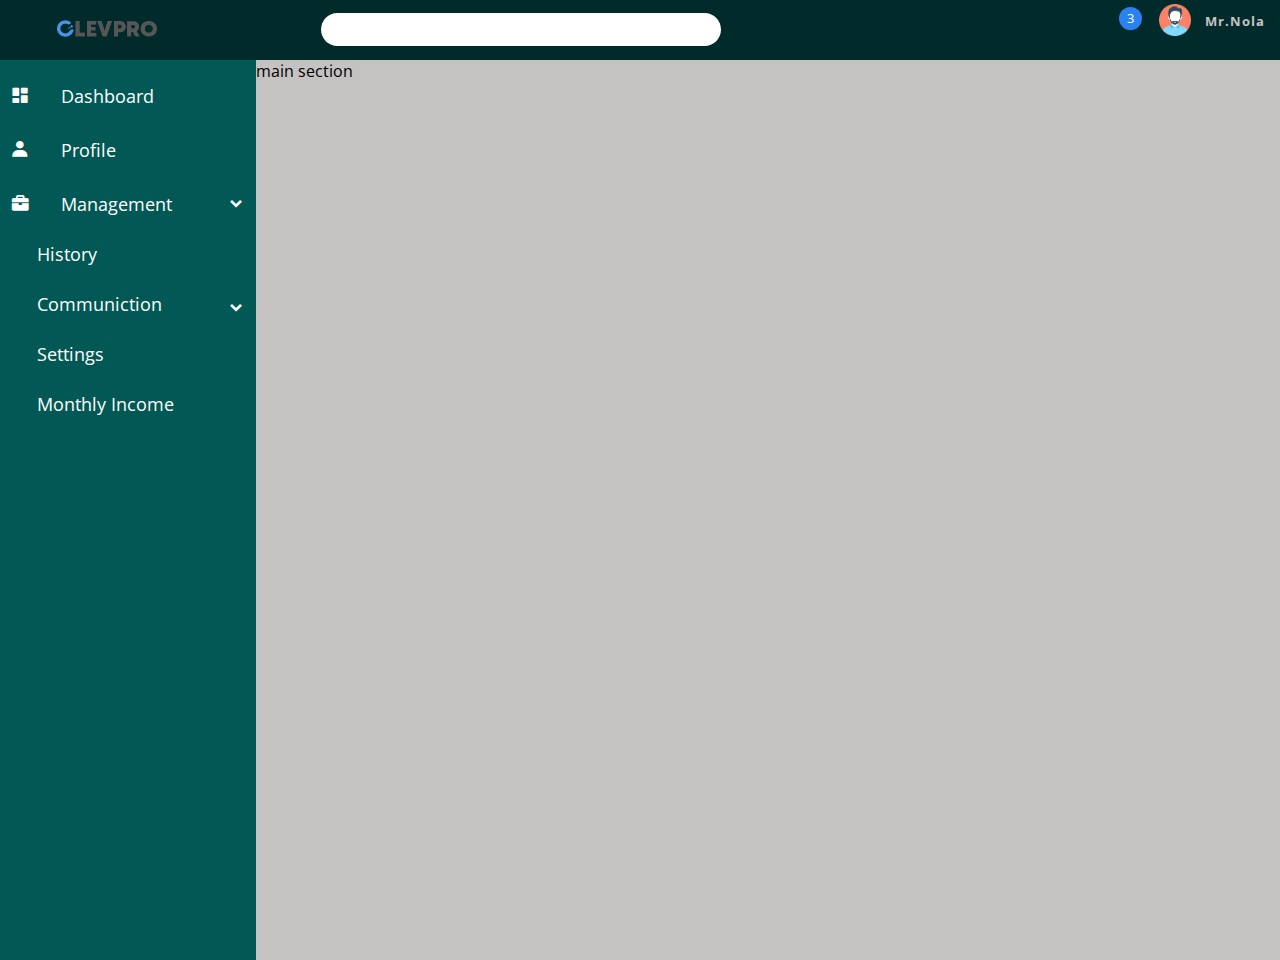
<file: work with kawsaar/admin/index.html>
<!DOCTYPE html>
<html lang="en">

<head>
    <meta charset="UTF-8">
    <meta http-equiv="X-UA-Compatible" content="IE=edge">
    <meta name="viewport" content="width=device-width, initial-scale=1.0">
    <!-- css link -->
    <link rel="stylesheet" href="css/style.css">
    <!--icons link  -->
    <link href='https://unpkg.com/boxicons@2.1.1/css/boxicons.min.css' rel='stylesheet'>
    <link rel="stylesheet" href="https://cdnjs.cloudflare.com/ajax/libs/font-awesome/5.15.0/css/all.min.css"
        integrity="sha512-BnbUDfEUfV0Slx6TunuB042k9tuKe3xrD6q4mg5Ed72LTgzDIcLPxg6yI2gcMFRyomt+yJJxE+zJwNmxki6/RA=="
        crossorigin="anonymous" referrerpolicy="no-referrer" />
    <!-- jquery     -->
    <script src="https://cdnjs.cloudflare.com/ajax/libs/jquery/3.6.0/jquery.min.js"
        integrity="sha512-894YE6QWD5I59HgZOGReFYm4dnWc1Qt5NtvYSaNcOP+u1T9qYdvdihz0PPSiiqn/+/3e7Jo4EaG7TubfWGUrMQ=="
        crossorigin="anonymous" referrerpolicy="no-referrer"></script>
    <title>Admin Panel</title>

</head>

<body>
    <section class="container-fluid">
        <!-- section top start -->
        <section class="main_topbar">
            <div class="top_left">
                <i class="fas fa-bars toggle_bar"></i>
                <a class="logo" href="index.html">
                    <img src="images/logo.png" alt="">
                </a>
            </div>
            <div class="top_right">
                <form action="">
                    <div class="input_group_icon">
                        <input type="text" class="form_control">
                        <a href="javascript:;" class="searchBtn"><i class="fas fa-search"></i></a>
                    </div>
                </form>
                <div class="top_right_icons">
                    <span class="msg_icon">
                        <button><i class="fas fa-envelope-square"></i>
                        </button>
                        <span class="msg_count">3</span>
                    </span>
                    <div class="notify_icon">
                        <a href="javascript:;"><i class="far fa-bell"></i></a>
                    </div>
                    <div class="user">
                        <a href="javascript:;">
                            <img class="user_img" src="images/user/user.png" alt="">
                            <small class="user_name">Mr.Nola</small>
                            <i class="fas fa-chevron-down more_btn"></i>
                        </a>
                    </div>
                    <div class="user_menu hide">
                        <ul class="">
                            <li>
                                <a href="javascript:;">
                                    <i class="fas fa-user"></i>
                                    <span class="link_name">profile</span>
                                </a>
                            </li>
                            <li>
                                <a href="javascript:;">
                                    <i class="fas fa-user-edit"></i>
                                    <span class="link_name">edit profile</span>
                                </a>
                            </li>
                            <li>
                                <a href="javascript:;">
                                    <i class="fas fa-inbox"></i>
                                    <span class="link_name">inbox</span>
                                </a>
                            </li>
                            <li>
                                <a href="javascript:;">
                                    <i class="fas fa-sign-out-alt"></i>
                                    <span class="link_name">Logout</span>
                                </a>
                            </li>
                        </ul>
                    </div>



                </div>
            </div>

        </section>
        <!-- section top end -->



        <!-- section main start -->
        <section class="main_section">
            <!-- sidebar start -->
            <div class="left_sidebar">
                <ul class="nav_links">
                    <li>
                        <a href="javascript:;">
                            <i class="bx bxs-dashboard"></i>
                            <span class="link_name">Dashboard</span>
                        </a>
                    </li>
                    <li>
                        <a href="javascript:;">
                            <i class="bx bxs-user"></i>
                            <span class="link_name">profile</span>
                        </a>
                    </li>
                    <li>
                        <div class="dropdown_menu">
                            <a href="javascript:;">
                                <i class="bx bxs-briefcase"></i>
                                <span class="link_name">management</span>
                                <i class="bx bxs-chevron-down arrow"></i>
                            </a>
                        </div>
                        <ul class="submenu hide">
                            <li>
                                <a href="javascript:;">
                                    <i class="fas fa-users"></i>
                                    <span class="link_name">my team</span>
                                </a>
                            </li>
                            <li>
                                <a href="javascript:;">
                                    <i class="bx bxs-folder-open"></i>
                                    <span class="link_name">my projects</span>
                                </a>
                            </li>
                            <li>
                                <a href="javascript:;">
                                    <i class="bx bxl-microsoft-teams"></i>
                                    <span class="link_name">My clients</span>
                                </a>
                            </li>
                        </ul>
                    </li>
                    <li>
                        <a href="javascript:;">
                            <i class="fas fa-history"></i>
                            <span class="link_name">history</span>
                        </a>
                    </li>
                    <li>
                        <div class="dropdown_menu">
                            <a href="javascript:;">
                                <i class="fas fa-chalkboard"></i>
                                <span class="link_name">communiction</span>
                                <i class="bx bxs-chevron-down arrow"></i>
                            </a>
                        </div>
                        <ul class="submenu hide">
                            <li>
                                <a href="javascript:;">
                                    <i class="fas fa-chevron-right"></i>
                                    <span class="link_name">option one</span>
                                </a>
                            </li>
                            <li>
                                <a href="javascript:;">
                                    <i class="fas fa-chevron-right"></i>
                                    <span class="link_name">option two</span>
                                </a>
                            </li>
                        </ul>
                    </li>
                    <li>
                        <a href="javascript:;">
                            <i class="fas fa-cogs"></i>
                            <span class="link_name">settings</span>
                        </a>
                    </li>
                    <li>
                        <a href="javascript:;">
                            <i class="fas fa-chart-line"></i>
                            <span class="link_name">monthly income</span>
                        </a>
                    </li>
                </ul>

            </div>
            <!-- sidebar end -->


            <!-- start main -->
            <div class="right_side_body">
                main section
            </div>
            <!-- end main -->
        </section>
        <!-- section main end -->
    </section>



    <script src="js/script.js"></script>
</body>

</html>
</file>
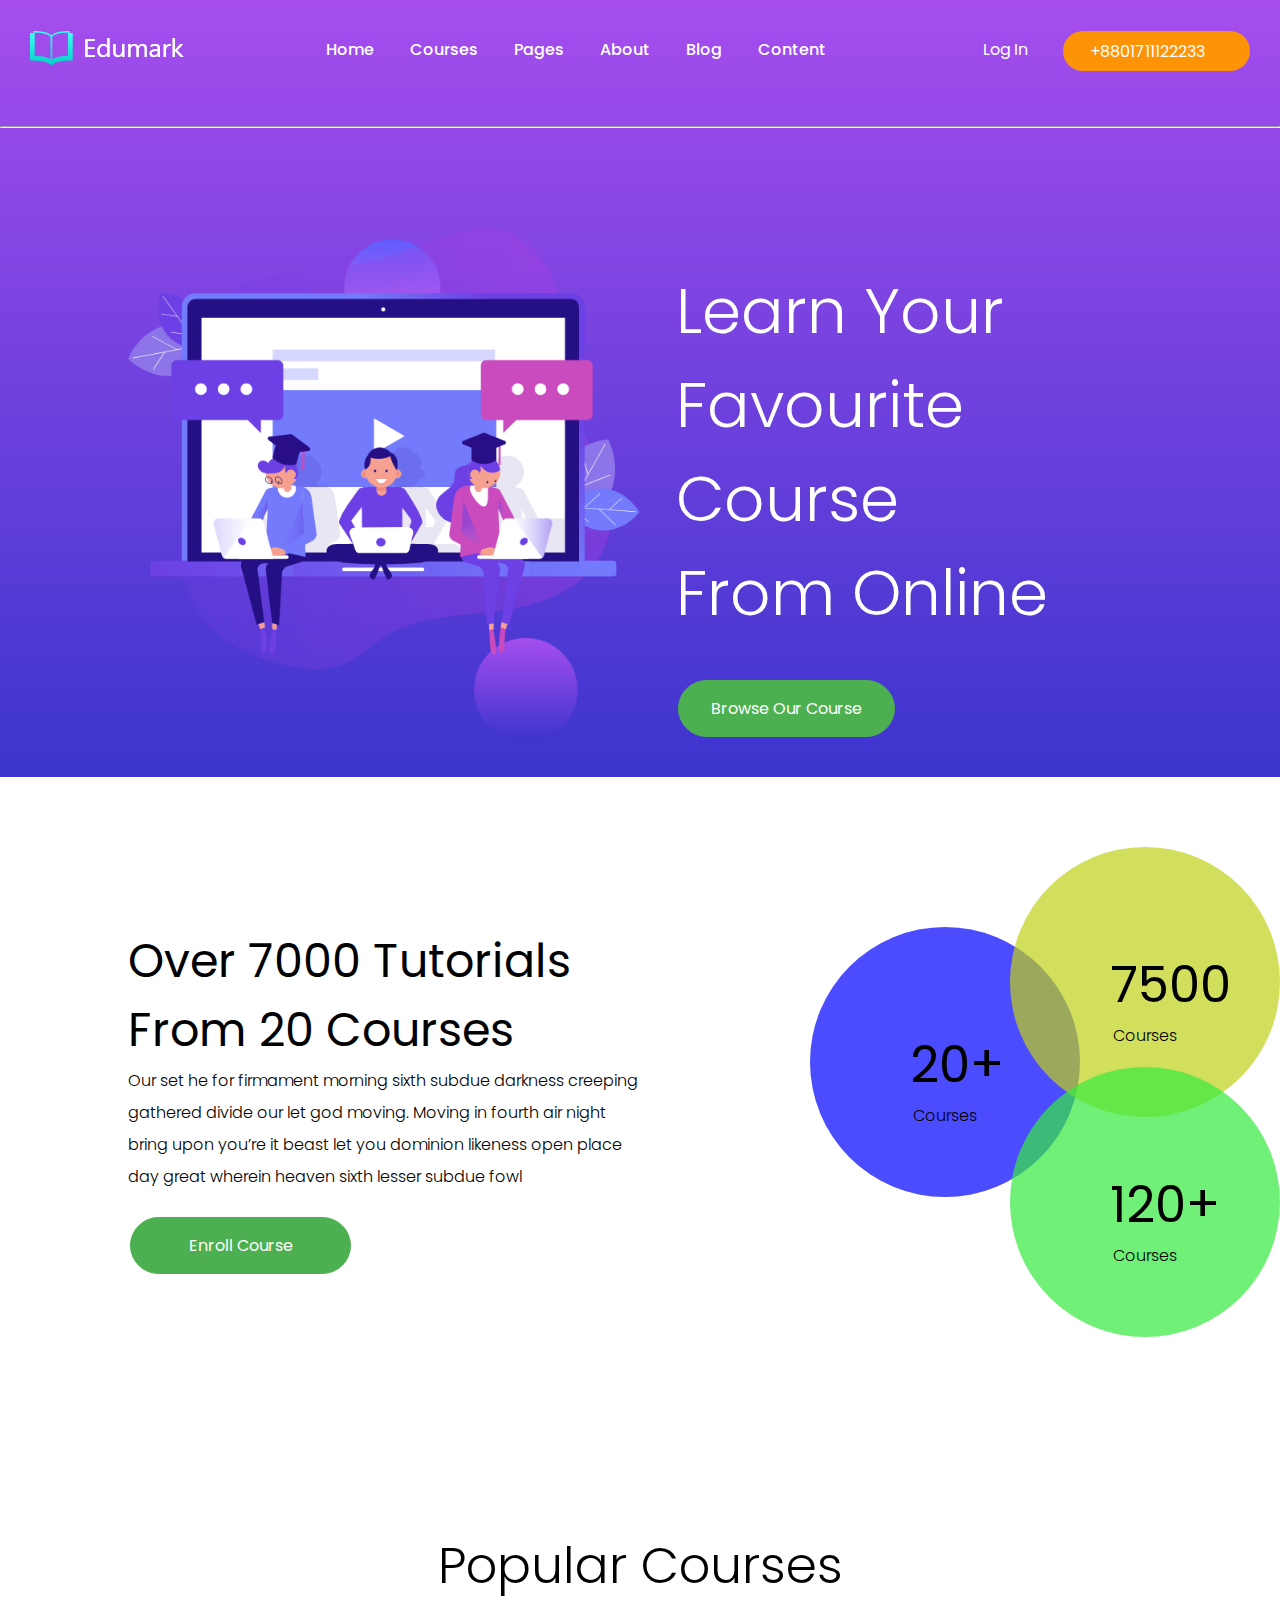
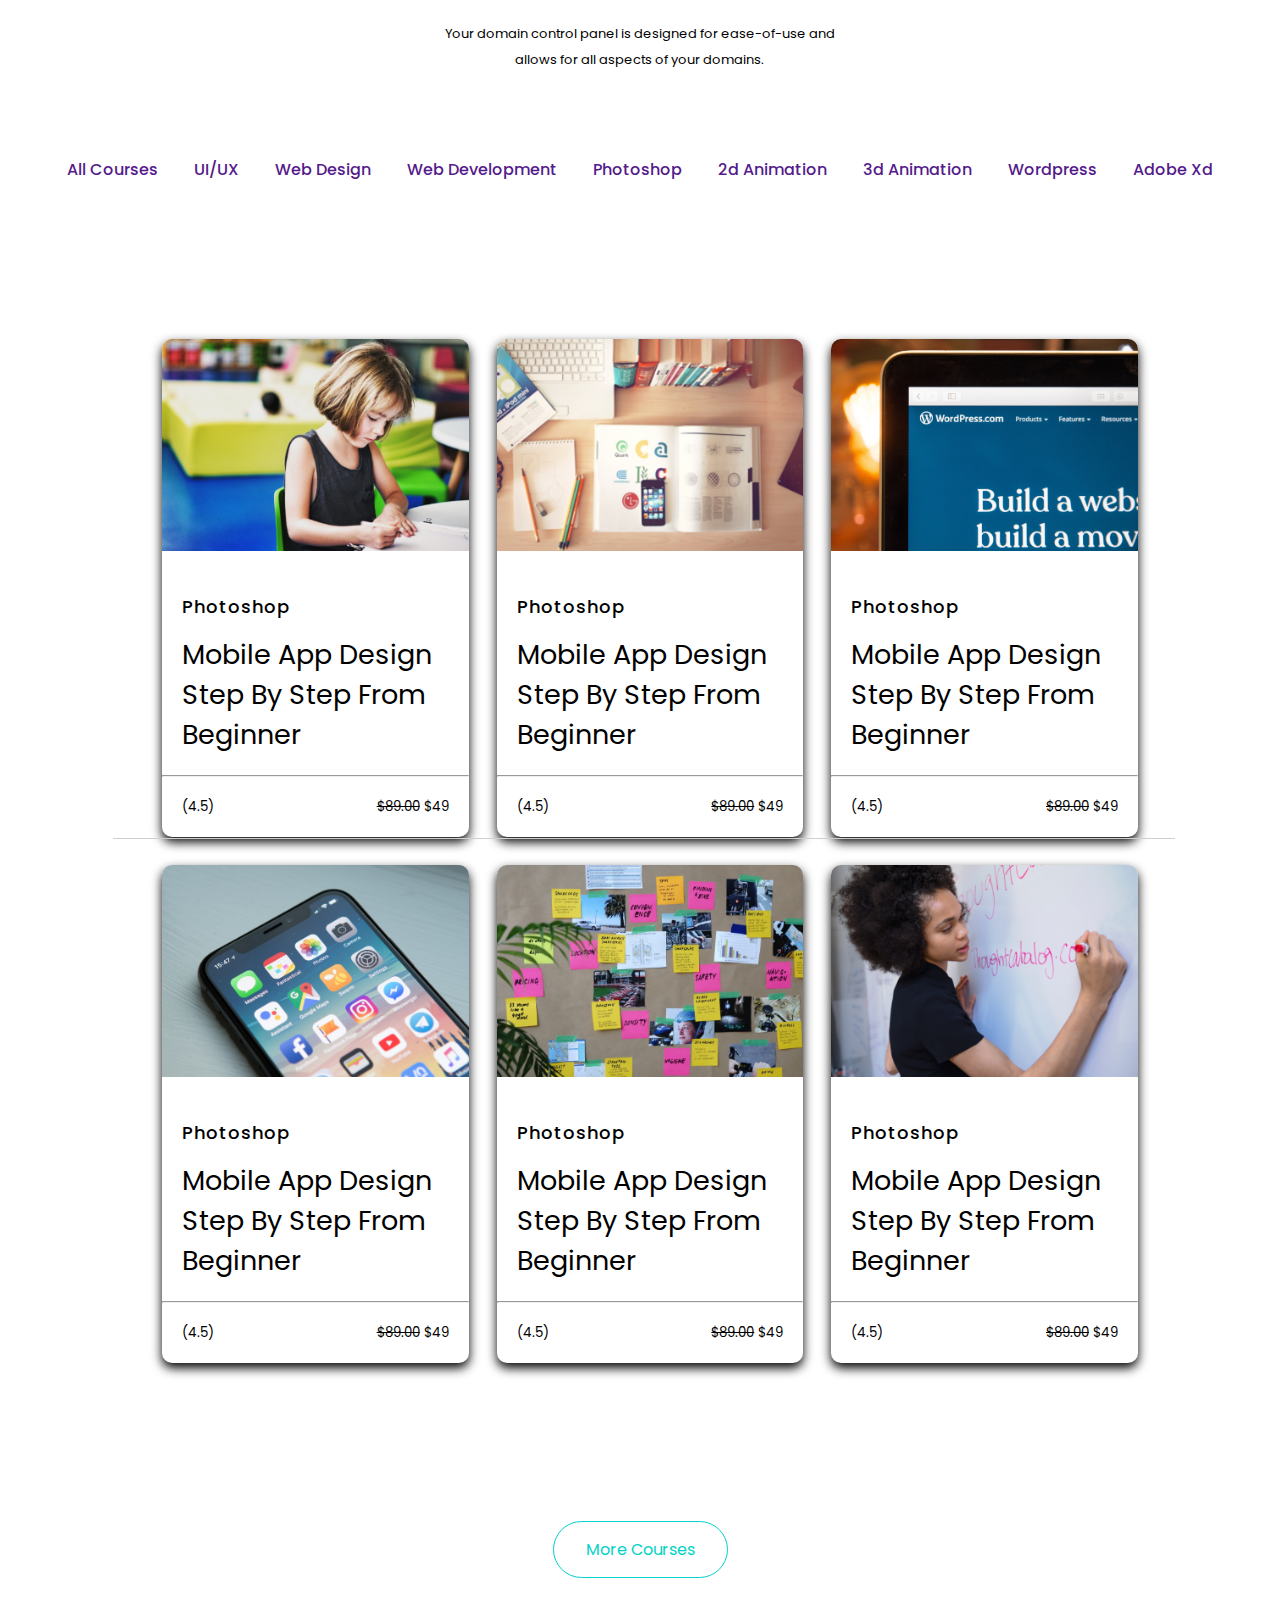
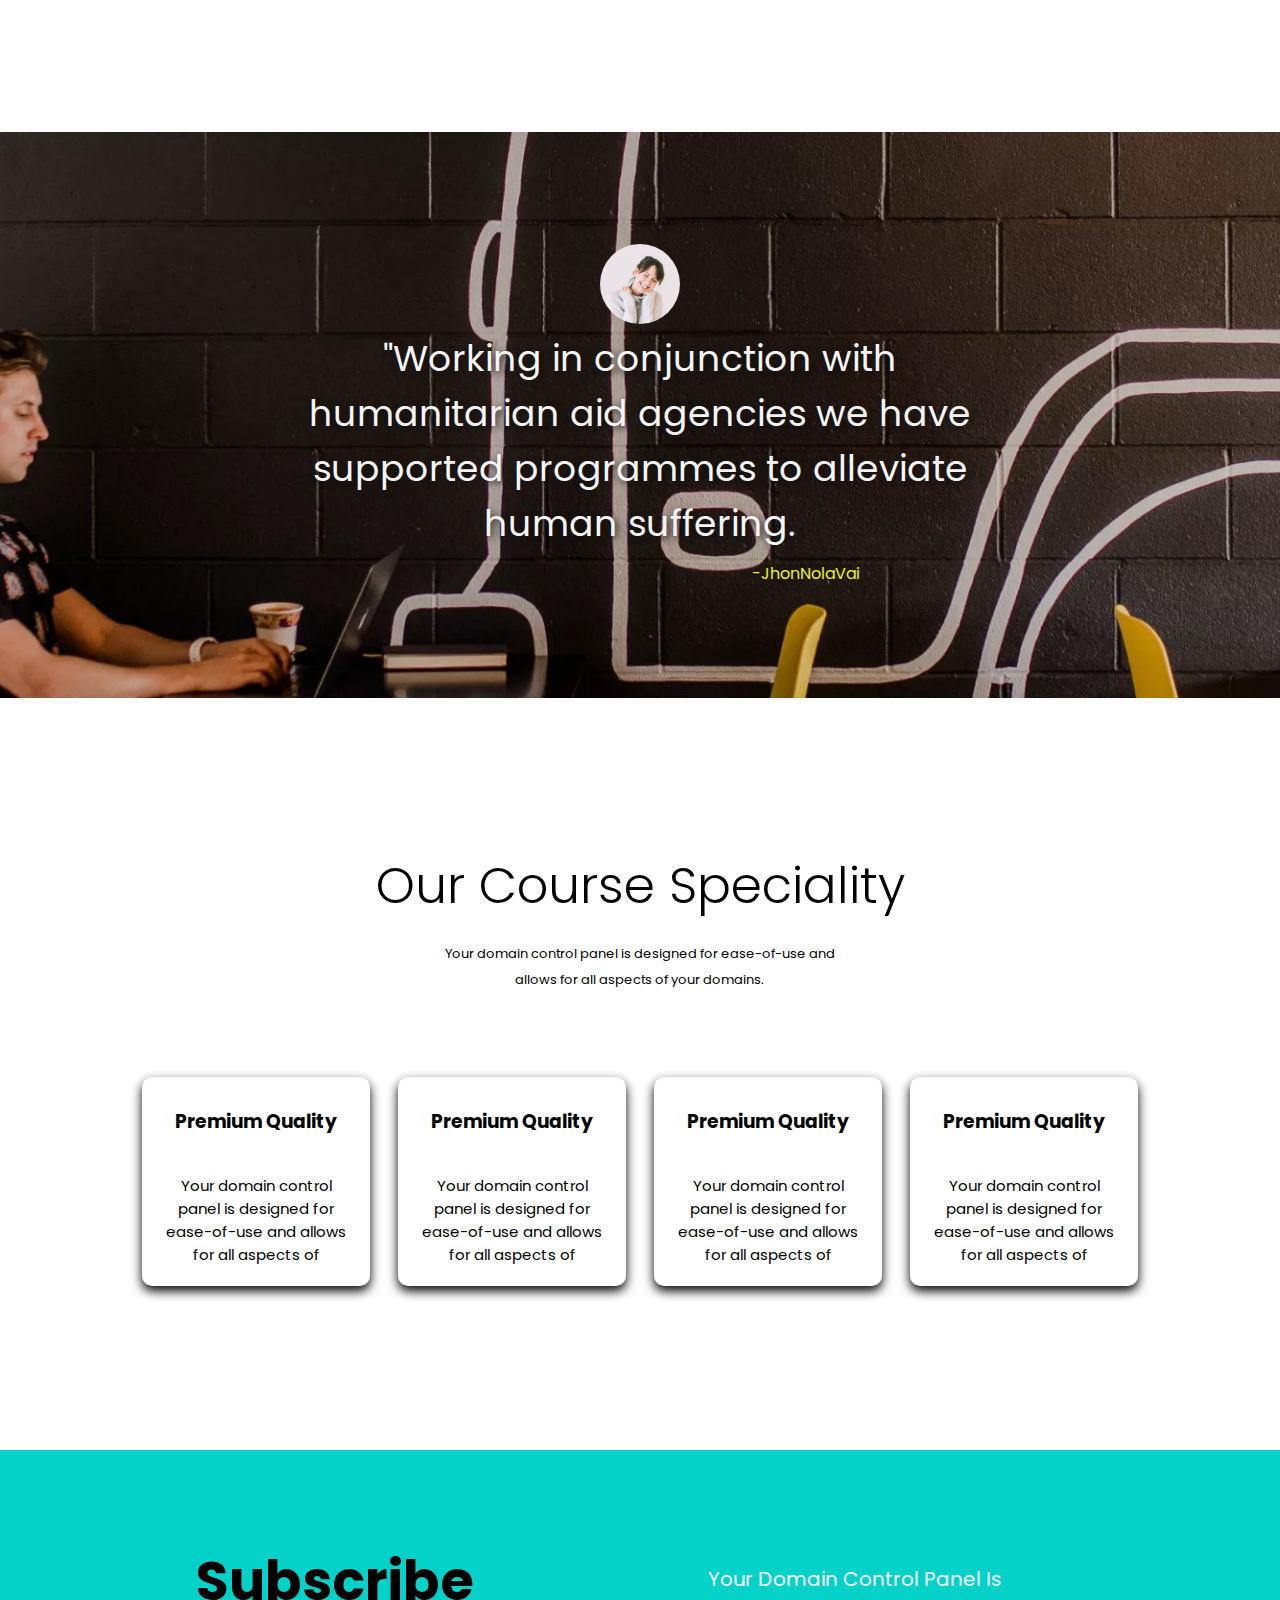
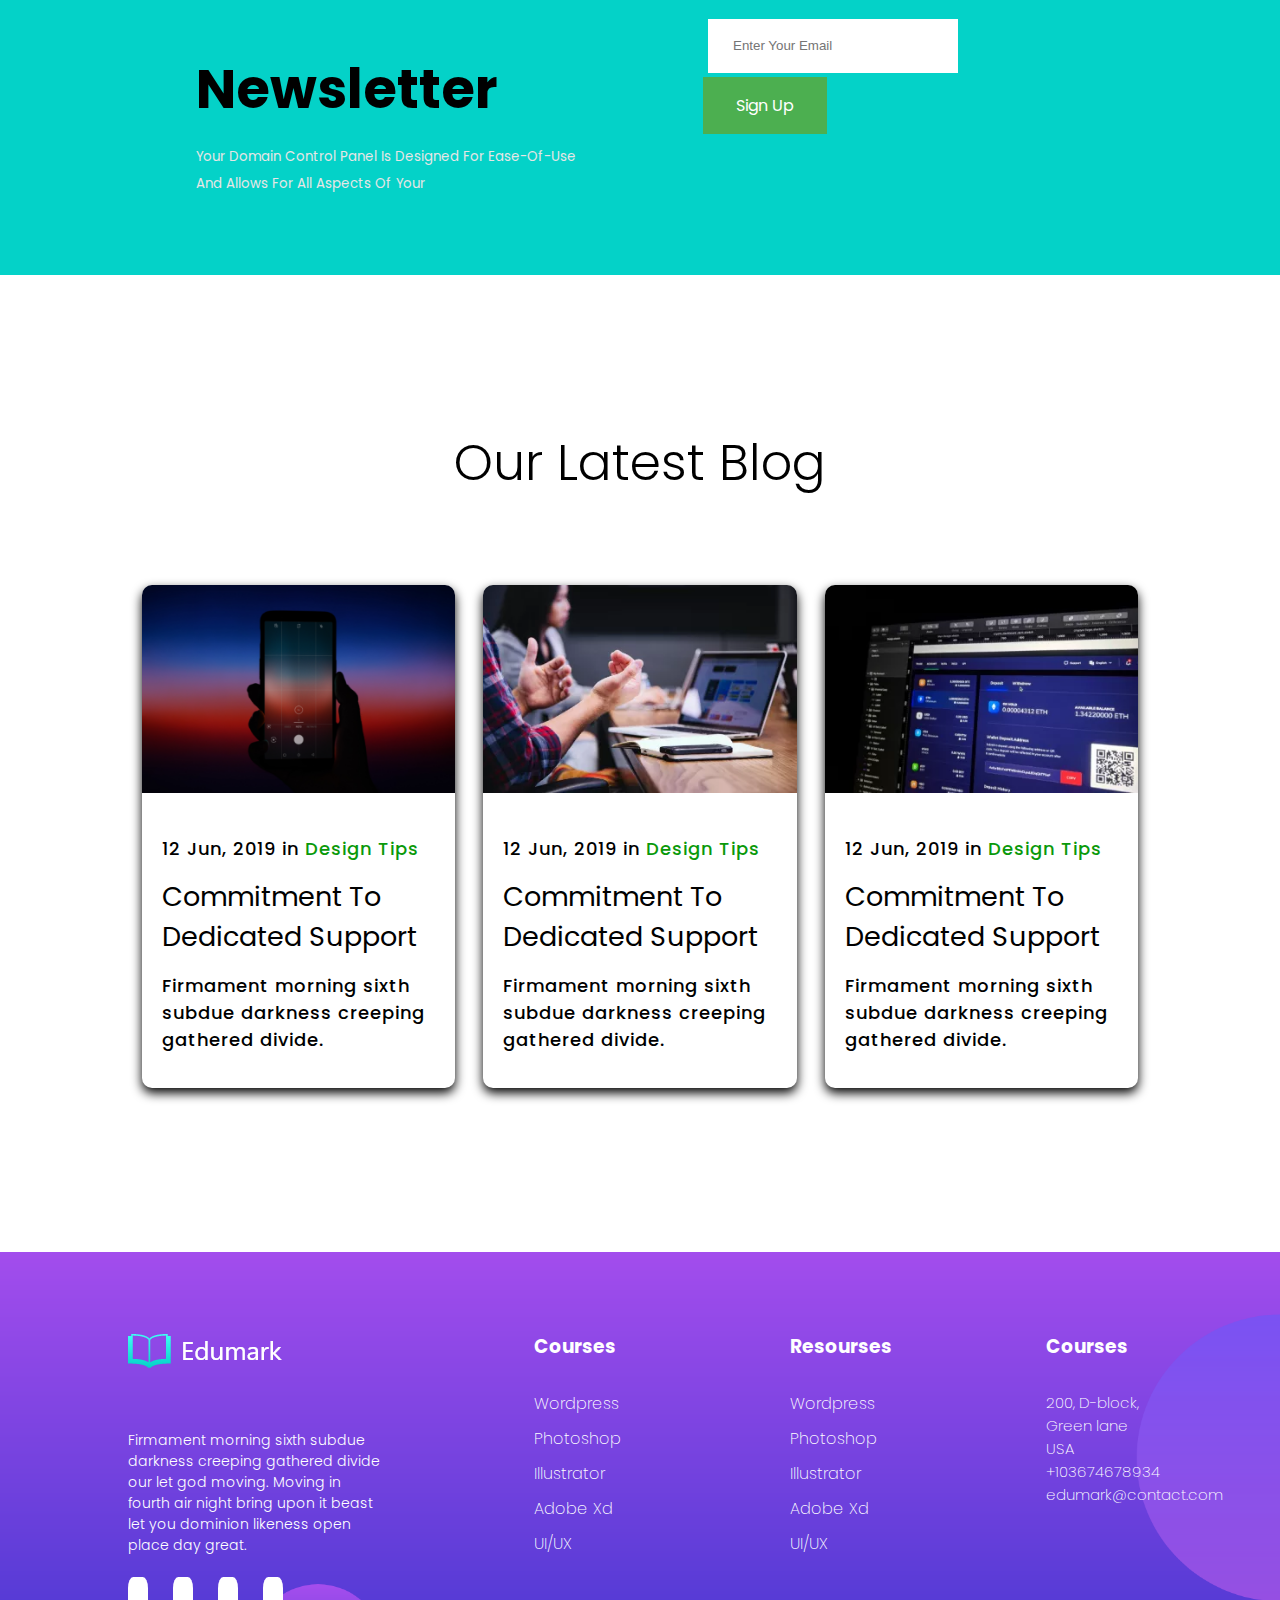
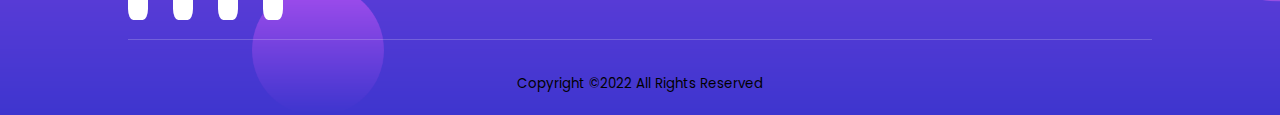
<file: work with kawsaar/edumark template/index.html>
<!DOCTYPE html>
<html lang="en">

<head>
    <meta charset="UTF-8">
    <meta http-equiv="X-UA-Compatible" content="IE=edge">
    <meta name="viewport" content="width=device-width, initial-scale=1.0">
    <!-- css link  -->
    <link rel="stylesheet" href="./css/style.css">
    <link rel="stylesheet" href="./css/common.css">
    <link rel="stylesheet" href="./css/responsive.css">

    <!-- font awesome link  -->
    <link rel="stylesheet" href="https://cdnjs.cloudflare.com/ajax/libs/font-awesome/5.15.0/css/all.min.css"
        integrity="sha512-BnbUDfEUfV0Slx6TunuB042k9tuKe3xrD6q4mg5Ed72LTgzDIcLPxg6yI2gcMFRyomt+yJJxE+zJwNmxki6/RA=="
        crossorigin="anonymous" referrerpolicy="no-referrer" />
    <!-- jquery link  -->
    <script src="https://cdnjs.cloudflare.com/ajax/libs/jquery/3.6.0/jquery.min.js"
        integrity="sha512-894YE6QWD5I59HgZOGReFYm4dnWc1Qt5NtvYSaNcOP+u1T9qYdvdihz0PPSiiqn/+/3e7Jo4EaG7TubfWGUrMQ=="
        crossorigin="anonymous" referrerpolicy="no-referrer"></script>
    <title>Edumark</title>
</head>

<body>
    <!---------------------------- start header ------------------------------------>
    <header>
        <nav class=" nav flex space_between">

            <!-------------- logo area  ------------------->
            <div class="logo" >
                <a href="#">
                    <img src="./img/logo/logo.webp" alt="logo">
                </a>
            </div>
            <!-------------- end logo area  -->

            <!-- -----------start navbar  -->
            <!-- <div class="navbar"> -->
                <ul class="flex navbar">
                    <li class="nav_item">
                        <a href="" class="nav_link text_light">
                            <span>home</span>
                        </a>
                    </li>
                    <li class="nav_item">
                        <a href="" class="nav_link text_light">
                            <span>courses</span>
                        </a>
                    </li>
                    <li class="nav_item ">
                        <a href="" class="nav_link text_light">
                            <span>pages</span>
                            <i class="fas fa-chevron-down arrow"></i>
                        </a>
                        <ul class="dropdown_menu">
                            <li><a href="" class="nav_link text_dark">couser details</a></li>
                            <li><a href="" class="nav_link text_dark">elements</a></li>
                        </ul>
                    </li>
                    <li class="nav_item">
                        <a href="" class="nav_link text_light">
                            <span>about</span>
                        </a>

                    </li>
                    <li class="nav_item ">
                        <a href="" class="nav_link text_light">
                            <span>blog</span>
                            <i class="fas fa-chevron-down arrow"></i>
                        </a>
                        <ul class="dropdown_menu">
                            <li><a href="" class="nav_link text_dark">blog</a></li>
                            <li><a href="" class="nav_link text_dark">single-blog</a></li>
                        </ul>
                    </li>
                    <li class="nav_item">
                        <a href="" class="nav_link text_light">
                            <span>content</span>
                        </a>
                    </li>
                </ul>
                <div class="bar_icon">
                    <i class="fas fa-bars"></i>
                </div>
            <!-- </div> -->
            <!-- -----------end navbar  -->

            <div class="nav_right_area flex">
                <div class="login_area">
                    <a class="text_light" href="#">
                        <i class="fas fa-user"></i>
                        <span>log in</span>
                    </a>
                </div>
                <div class="number_area">
                    <a class="text_light" href="#">
                        <i class="fas fa-phone"></i>
                        <span>+8801711122233</span>
                    </a>
                </div>
            </div>
            

        </nav>
        <hr class="line">
        
        <!---------------------- start dropdown  -->
        <!-- <div class="dropdown flex">
            <ul class="dropdown_menu dr_page hide">
                <li>couser details</li>
                <li>elements</li>
            </ul>
            <ul class="dropdown_menu dr_blog hide">
                <li>blog</li>
                <li>single-blog</li>
            </ul>
        </div> -->
        <!---------------------- end dropdown  -->


        <!---------------------- start header contenct  -->
        <div class="header_contect">
            <div class="container">
                <div class="row">
                    <div class="col-6 col-sm-12">
                        <img class="header_content_img" src="./img/header_img.webp" alt="">
                    </div>
                    <div class="col-6 col-sm-12 header_contect_info">
                        <h1>learn your <br> favourite course <br> from online</h1>
                        <a class="btn" href="">Browse our course</a>
                    </div>
                </div>
            </div>
        </div>
        <!---------------------- end header contenct  -->


    </header>
    <!---------------------------- end header ------------------------------------>



    <!-- main section  -------------------------------------->
    <main>
        <!------------------------------------- about section start  ------------------------------------------------->
        <section class="about_info">
            <div class="container">
                <div class="row">
                    <div class="col-6 col-sm-12">
                        <div class="info_text">
                            <h3>Over 7000 Tutorials
                                from 20 Courses</h3>
                            <p>Our set he for firmament morning sixth subdue darkness creeping gathered divide our let
                                god moving. Moving in fourth air night bring upon you’re it beast let you dominion
                                likeness open place day great wherein heaven sixth lesser subdue fowl</p>
                            <a href="" class="btn">enroll course</a>
                        </div>
                    </div>
                    <div class="col-6 col-sm-12">
                        <div class="circle">
                            <div class="blue">
                                <div class="inner_info">
                                    <div class="text">
                                        <span>20+</span>
                                        <h4>courses</h4>
                                    </div>
                                </div>
                            </div>
                            <div class="orange">
                                <div class="inner_info">
                                    <div class="text">
                                        <span>7500</span>
                                        <h4>courses</h4>
                                    </div>
                                </div>
                            </div>
                            <div class="green">
                                <div class="inner_info">
                                    <div class="text">
                                        <span>120+</span>
                                        <h4>courses</h4>
                                    </div>
                                </div>
                            </div>
                        </div>
                    </div>
                </div>
            </div>
        </section>
        <!------------------------------------- about section end  ------------------------------------------------->



        <!-------------------------- popular_courses section start  ---------------------------------->
        <section class="popular_courses">
            <div class="headline middle">
                <h1>Popular Courses</h1>
                <p>Your domain control panel is designed for ease-of-use and
                    allows for all aspects of your domains.</p>
            </div>
            <!----------------------- start course menu  -->
            <div class="course_menu">
                <nav>
                    <ul class="flex center">
                        <li class="nav_item">
                            <a href="" class="nav_link ">
                                <span>all courses</span>
                            </a>
                        </li>
                        <li class="nav_item">
                            <a href="" class="nav_link ">
                                <span>UI/UX</span>
                            </a>
                        </li>
                        <li class="nav_item has_dropdown">
                            <a href="" class="nav_link ">
                                <span>web design</span>
                            </a>
                        </li>
                        <li class="nav_item">
                            <a href="" class="nav_link ">
                                <span>web development</span>
                            </a>

                        </li>
                        <li class="nav_item has_dropdown">
                            <a href="" class="nav_link ">
                                <span>photoshop</span>
                            </a>
                        </li>
                        <li class="nav_item">
                            <a href="" class="nav_link ">
                                <span>2d animation</span>
                            </a>
                        </li>
                        <li class="nav_item">
                            <a href="" class="nav_link ">
                                <span>3d animation</span>
                            </a>
                        </li>
                        <li class="nav_item">
                            <a href="" class="nav_link ">
                                <span>wordpress</span>
                            </a>
                        </li>
                        <li class="nav_item">
                            <a href="" class="nav_link ">
                                <span>adobe xd</span>
                            </a>
                        </li>
                    </ul>
                </nav>
                <!--------------------- menu gallery start  -->
                <div class="menu_gallary">
                    <div class="container">
                        <div class="row">
                            <div class="col-4 col-sm-12">
                                <div class="card">
                                    <img src="./img/x1.png.pagespeed.ic.uOVeOynzNX.webp" class="card_img" alt="...">
                                    <div class="card_body">
                                        <h5 class="card_title">photoshop</h5>
                                        <a href="" class="card_text">Mobile App design step by step
                                            from beginner</a>
                                    </div>
                                    <hr>
                                    <div class="card_link flex space_between">
                                        <small class="rating">
                                            <i class="fa fa-star"></i>
                                            (4.5)
                                        </small>
                                        <small class="price">
                                            <span style="text-decoration: line-through;">$89.00</span> $49
                                        </small>
                                    </div>
                                </div>
                            </div>
                            <div class="col-4 col-sm-12">
                                <div class="card">
                                    <img src="./img/x2.png.pagespeed.ic.sDlQOJ2rvH.webp" class="card_img" alt="...">
                                    <div class="card_body">
                                        <h5 class="card_title">photoshop</h5>
                                        <a href="" class="card_text">Mobile App design step by step
                                            from beginner</a>
                                    </div>
                                    <hr>
                                    <div class="card_link flex space_between">
                                        <small class="rating">
                                            <i class="fa fa-star"></i>
                                            (4.5)
                                        </small>
                                        <small class="price">
                                            <span style="text-decoration: line-through;">$89.00</span> $49
                                        </small>
                                    </div>
                                </div>
                            </div>
                            <div class="col-4 col-sm-12">
                                <div class="card">
                                    <img src="./img/x3.png.pagespeed.ic.uVBnwRYazf.webp" class="card_img" alt="...">
                                    <div class="card_body">
                                        <h5 class="card_title">photoshop</h5>
                                        <a href="" class="card_text">Mobile App design step by step
                                            from beginner</a>
                                    </div>
                                    <hr>
                                    <div class="card_link flex space_between">
                                        <small class="rating">
                                            <i class="fa fa-star"></i>
                                            (4.5)
                                        </small>
                                        <small class="price">
                                            <span style="text-decoration: line-through;">$89.00</span> $49
                                        </small>
                                    </div>
                                </div>
                            </div>
                            <div class="col-4 col-sm-12">
                                <div class="card">
                                    <img src="./img/x4.png.pagespeed.ic.FtCOfZfzTr.webp" class="card_img" alt="...">
                                    <div class="card_body">
                                        <h5 class="card_title">photoshop</h5>
                                        <a href="" class="card_text">Mobile App design step by step
                                            from beginner</a>
                                    </div>
                                    <hr>
                                    <div class="card_link flex space_between">
                                        <small class="rating">
                                            <i class="fa fa-star"></i>
                                            (4.5)
                                        </small>
                                        <small class="price">
                                            <span style="text-decoration: line-through;">$89.00</span> $49
                                        </small>
                                    </div>
                                </div>
                            </div>
                            <div class="col-4 col-sm-12">
                                <div class="card">
                                    <img src="./img/x5.png.pagespeed.ic.qVnhy4fiZ1.webp" class="card_img" alt="...">
                                    <div class="card_body">
                                        <h5 class="card_title">photoshop</h5>
                                        <a href="" class="card_text">Mobile App design step by step
                                            from beginner</a>
                                    </div>
                                    <hr>
                                    <div class="card_link flex space_between">
                                        <small class="rating">
                                            <i class="fa fa-star"></i>
                                            (4.5)
                                        </small>
                                        <small class="price">
                                            <span style="text-decoration: line-through;">$89.00</span> $49
                                        </small>
                                    </div>
                                </div>
                            </div>
                            <div class="col-4 col-sm-12">
                                <div class="card">
                                    <img src="./img/x6.png.pagespeed.ic.Dr-JOOAkG3.webp" class="card_img" alt="...">
                                    <div class="card_body">
                                        <h5 class="card_title">photoshop</h5>
                                        <a href="" class="card_text">Mobile App design step by step
                                            from beginner</a>
                                    </div>
                                    <hr>
                                    <div class="card_link flex space_between">
                                        <small class="rating">
                                            <i class="fa fa-star"></i>
                                            (4.5)
                                        </small>
                                        <small class="price">
                                            <span style="text-decoration: line-through;">$89.00</span> $49
                                        </small>
                                    </div>
                                </div>
                            </div>
                        </div>
                        <div class="flex center more_course_btn">
                            <a class="btn" href="">more courses</a>

                        </div>
                    </div>

                </div>
                <!--------------------- menu gallery end  -->


            </div>
            <!----------------------- end course menu  -->


        </section>

        <!----------------------------------- popular course section end  ------------------------------------------------->


        <!------------------------------------- testimonial section start  ------------------------------------------------->
        <section class="testimonial">
            <div class="testimonial_info middle">
                <img src="img/testimonial_img.webp" alt="">
                <p>
                    "Working in conjunction with humanitarian aid agencies we have supported programmes to alleviate human suffering.
                </p>
                <span>-JhonNolaVai</span>
            </div>
        </section>
        <!------------------------------------- testimonial section end  ------------------------------------------------->


        <!----------------- start course Speciality section  -->
        <section class="course_speciality">
            <div class="headline middle">
                <h1>Our Course Speciality</h1>
                <p>Your domain control panel is designed for ease-of-use and
                    allows for all aspects of your domains.</p>
            </div>
            <div class="course_speciality_gallery">
                <div class="container">
                    <div class="row">
                        <div class="col-3 col-sm-12">
                            <div class="card text_center">
                                <div class="icon">
                                    <i class="fab fa-artstation"></i>
                                </div>
                                <h3>Premium Quality</h3>
                                <p>Your domain control panel is designed for ease-of-use and allows for all aspects of</p>
                            </div>
                        </div>
                        <div class="col-3 col-sm-12">
                            <div class="card text_center">
                                <div class="icon">
                                    <i class="fas fa-award"></i>
                                </div>
                                <h3>Premium Quality</h3>
                                <p>Your domain control panel is designed for ease-of-use and allows for all aspects of</p>
                            </div>
                        </div>
                        <div class="col-3 col-sm-12">
                            <div class="card text_center">
                                <div class="icon">
                                    <i class="fas fa-atom"></i>
                                </div>
                                <h3>Premium Quality</h3>
                                <p>Your domain control panel is designed for ease-of-use and allows for all aspects of</p>
                            </div>
                        </div>
                        <div class="col-3 col-sm-12">
                            <div class="card text_center">
                                <div class="icon">
                                    <i class="fas fa-gem"></i>
                                </div>
                                <h3>Premium Quality</h3>
                                <p>Your domain control panel is designed for ease-of-use and allows for all aspects of</p>
                            </div>
                        </div>
                    </div>
                </div>
            </div>
        </section>
        <!----------------- end course Speciality section -->


        <!------------ start subcription_section  -->
        <section class="subcription_section  space_between">
           <div class="container">
            <div class="row">
                <div class="subscribe_text col-6 col-sm-12">
                    <h3>Subscribe Newsletter</h3>
                    <small>Your domain control panel is designed for ease-of-use and allows for all aspects of your</small>
                </div>
                <div class="subscribe_form col-6 col-sm-12">
                    <label>Your domain control panel is</label>
                    <br>
                    <input type="email" placeholder="enter your email">
                    <a href="" class="btn">sign up</a>
                </div>
            </div>
           </div>
        </section>
        <!------------ end subcription_section  -->

        <!---------------- start our blog section  ---------------->
        <section class="our_blog">
            <div class="headline middle">
                <h1>Our Latest Blog</h1>
            </div>
            <div class="blog_content container">
                <div class="row">
                    <div class="col-4 col-sm-12">
                        <div class="card">
                            <img src="./img/letest blog/x2.png.pagespeed.ic.LteG4sYjfv.webp" class="card_img" alt="...">
                            <div class="card_body">
                                <p class="card_date">12 Jun, 2019 in <span class="text_success">Design tips</span></p>
                                <a href="" class="card_text">Commitment to dedicated Support</a>
                                    <p class="card_title">
                                        Firmament morning sixth subdue darkness creeping gathered divide.
                                    </p>
                            </div>
                        </div>
                    </div>
                    <div class="col-4 col-sm-12">
                        <div class="card">
                            <img src="./img/letest blog/x1.png.pagespeed.ic.trJAcHrHAP.webp" class="card_img" alt="...">
                            <div class="card_body">
                                <p class="card_date">12 Jun, 2019 in <span class="text_success">Design tips</span></p>
                                <a href="" class="card_text">Commitment to dedicated Support</a>
                                    <p class="card_title">
                                        Firmament morning sixth subdue darkness creeping gathered divide.
                                    </p>
                            </div>
                        </div>
                    </div>
                    <div class="col-4 col-sm-12">
                        <div class="card">
                            <img src="./img/letest blog/x3.png.pagespeed.ic.6Ipjf0h45s.webp" class="card_img" alt="...">
                            <div class="card_body">
                                <p class="card_date">12 Jun, 2019 in <span class="text_success">Design tips</span></p>
                                <a href="" class="card_text">Commitment to dedicated Support</a>
                                    <p class="card_title">
                                        Firmament morning sixth subdue darkness creeping gathered divide.
                                    </p>
                            </div>
                        </div>
                    </div>
                </div>
            </div>
        </section>
        <!----------------- end our blog section  ----------------->
    </main>
    <!------------------ start footer  -->
    <footer>
        <div class="footer_content container">
            <div class="row">
                <div class="footer_logo_area col-3 col-sm-12">
                    <div class="logo">
                        <a href="#">
                            <img src="./img/logo/logo.webp" alt="logo">
                        </a>
                    </div>
                    <p class="text_light">
                        Firmament morning sixth subdue darkness creeping gathered divide our let god moving. Moving in fourth air night bring upon it beast let you dominion likeness open place day great.
                    </p>
                    <div class="social_icon">
                        <a href="">
                            <i class="fab fa-facebook"></i>
                        </a>
                        <a href="">
                            <i class="fab fa-twitter"></i>
                        </a>
                        <a href="">
                            <i class="fab fa-youtube"></i>
                        </a>
                        <a href="">
                            <i class="fab fa-instagram"></i>
                        </a>
                    </div>
                </div>
                <div class="col-3 col-sm-12">
                    <div class="footer_link">
                        <h3 class="text_light">courses</h3>
                        <ul>
                            <li>
                                <a href="">wordpress</a>
                            </li>
                            <li>
                                <a href="">photoshop</a>
                            </li>
                            <li>
                                <a href="">illustrator</a>
                            </li>
                            <li>
                                <a href="">adobe xd</a>
                            </li>
                            <li>
                                <a href="">UI/UX</a>
                            </li>
                            
                        </ul>
                    </div>
                </div>
                <div class="col-3 col-sm-12">
                    <div class="footer_link">
                        <h3 class="text_light">resourses</h3>
                        <ul>
                            <li>
                                <a href="">wordpress</a>
                            </li>
                            <li>
                                <a href="">photoshop</a>
                            </li>
                            <li>
                                <a href="">illustrator</a>
                            </li>
                            <li>
                                <a href="">adobe xd</a>
                            </li>
                            <li>
                                <a href="">UI/UX</a>
                            </li>
                            
                        </ul>
                    </div>
                </div>
                <div class="col-3 col-sm-12">
                    <div class="footer_link">
                        <h3 class="text_light">courses</h3>
                        <p class="text_light">200, D-block, Green lane USA <br> +103674678934 <br> edumark@contact.com</p>
                    </div>
                </div>
            </div>
        </div>
        <div class="copyright text_center">
            <small >Copyright ©2022 All rights reserved</small>
        </div>
    </footer>
    <!------------------ end footer  -->

    <!-- javascript link  -->
    <script src="./js/script.js"></script>
</body>

</html>
</file>
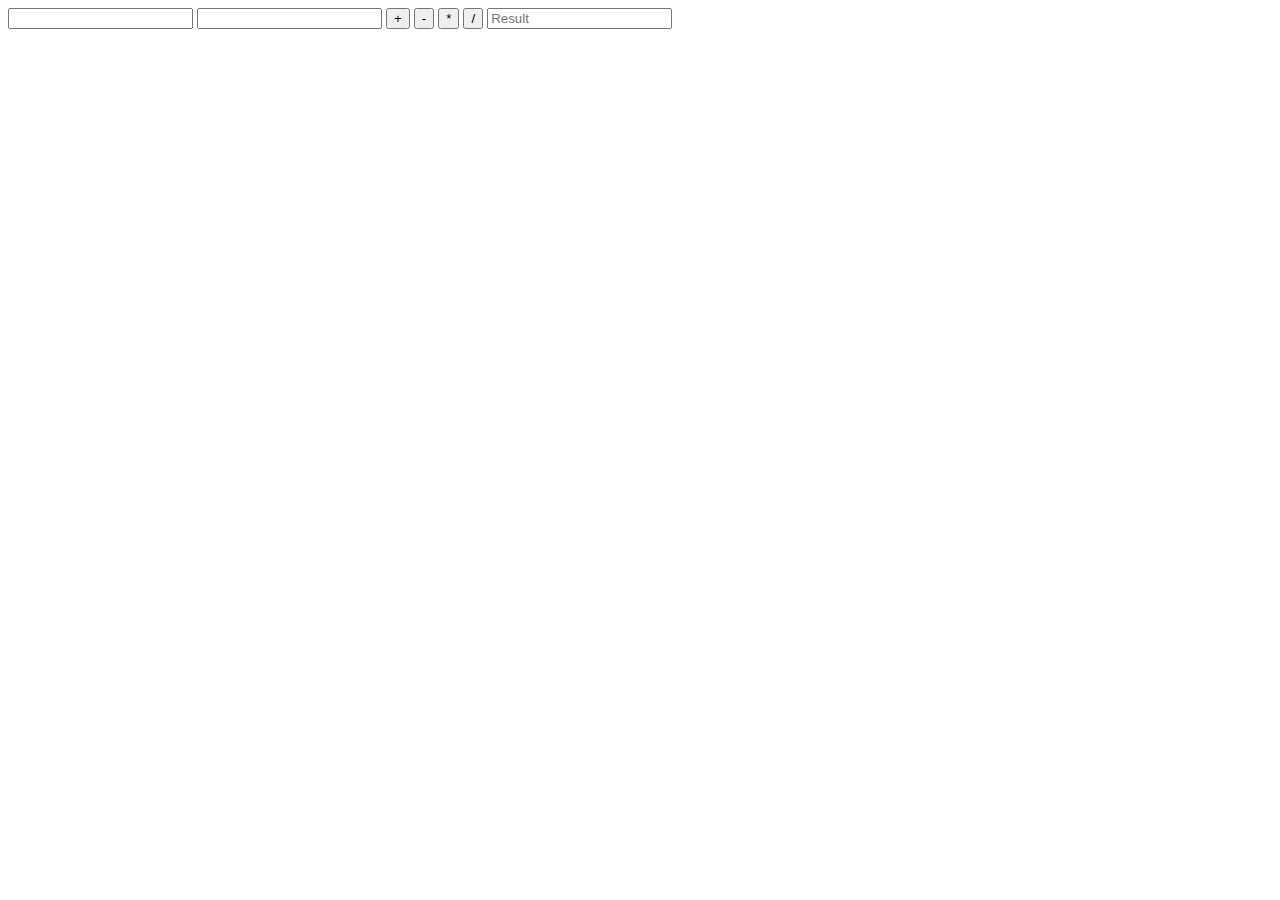
<file: work with kawsaar/javascript/index.html>
<!DOCTYPE html>
<html lang="en">
<head>
    <meta charset="UTF-8">
    <meta http-equiv="X-UA-Compatible" content="IE=edge">
    <meta name="viewport" content="width=device-width, initial-scale=1.0">
    <title>Document</title>
</head>
<body>
   <input type="number" id="numOne">
   <input type="number" id="numTwo">
   <button id="sum" onclick="sum()" >+</button>
   <button id="sub" onclick="sub()">-</button>
   <button id="mul" onclick="mul()">*</button>
   <button id="div" onclick="div()">/</button>
   <input type="text" id="res" placeholder="Result">
   <script>
    //    let one = document.getElementById("numOne").value
    //    let two = document.getElementById("numTwo").value
       function sum(){
        let one = document.getElementById("numOne").value
        let two = document.getElementById("numTwo").value
        const result =parseInt(one) + parseInt(two);
        document.getElementById("res").value = result;

        console.log(result);        
       }
       function sub(){
        let one = document.getElementById("numOne").value
        let two = document.getElementById("numTwo").value
        const result =parseInt(one) - parseInt(two);
        console.log(result);        
       }
       function mul(){
        let one = document.getElementById("numOne").value
        let two = document.getElementById("numTwo").value
        const result =parseInt(one) * parseInt(two);
        console.log(result);        
       }
       function div(){
        let one = document.getElementById("numOne").value
        let two = document.getElementById("numTwo").value
        const result =parseInt(one) / parseInt(two);
        console.log(result);        
       }
       
       
   </script>
</body>
</html>
</file>
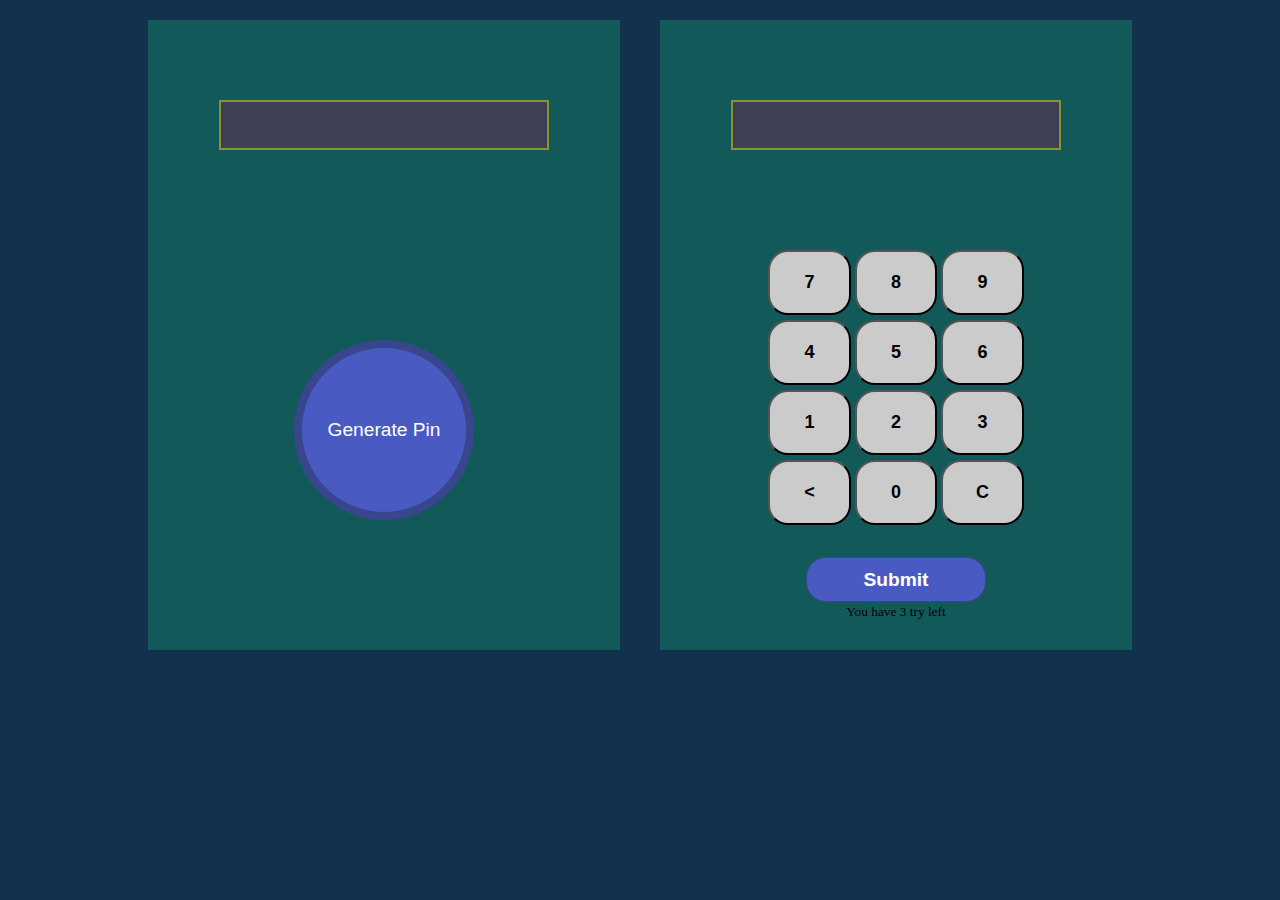
<file: work with kawsaar/pin matcher using css/index.html>
<!DOCTYPE html>
<html lang="en">
<head>
    <meta charset="UTF-8">
    <meta http-equiv="X-UA-Compatible" content="IE=edge">
    <meta name="viewport" content="width=device-width, initial-scale=1.0">
    <link rel="stylesheet" href="style.css">
    <title>Document</title>
</head>
<body>
    <div class="container">
        <div class="row">
            <div class="col-6 center">
                <input type="text" id="generatedPinField" class="pin_field">
                <button id="generatePinBtn" class="generateBtn">Generate Pin</button>
            </div>
            <div class="col-6 center">
                <input type="text" id="pinInputField" class="pin_field">
                <div class="num_pad">
                    <div class="number">
                        <button onclick="numPad(this.innerText)">7</button>
                        <button onclick="numPad(this.innerText)">8</button>
                        <button onclick="numPad(this.innerText)">9</button>
                    </div>
                    <div class="number">
                        <button onclick="numPad(this.innerText)">4</button>
                        <button onclick="numPad(this.innerText)">5</button>
                        <button onclick="numPad(this.innerText)">6</button>
                    </div>
                    <div class="number">
                        <button onclick="numPad(this.innerText)">1</button>
                        <button onclick="numPad(this.innerText)">2</button>
                        <button onclick="numPad(this.innerText)">3</button>
                    </div>
                    <div class="number">
                        <button onclick="backspace()"><</button>
                        <button onclick="numPad(this.innerText)">0</button>
                        <button onclick="clearDis()">C</button>
                    </div>
                    <button id="submitBtn" onclick="pinSubmit()" class="submitBtn">Submit</button>
                </div>
                <small id="tryMsg">You have <span id="totalTry">3</span> try left</small>


            </div>
        </div>
    </div>
    <script src="script.js"></script>
</body>
</html>
</file>
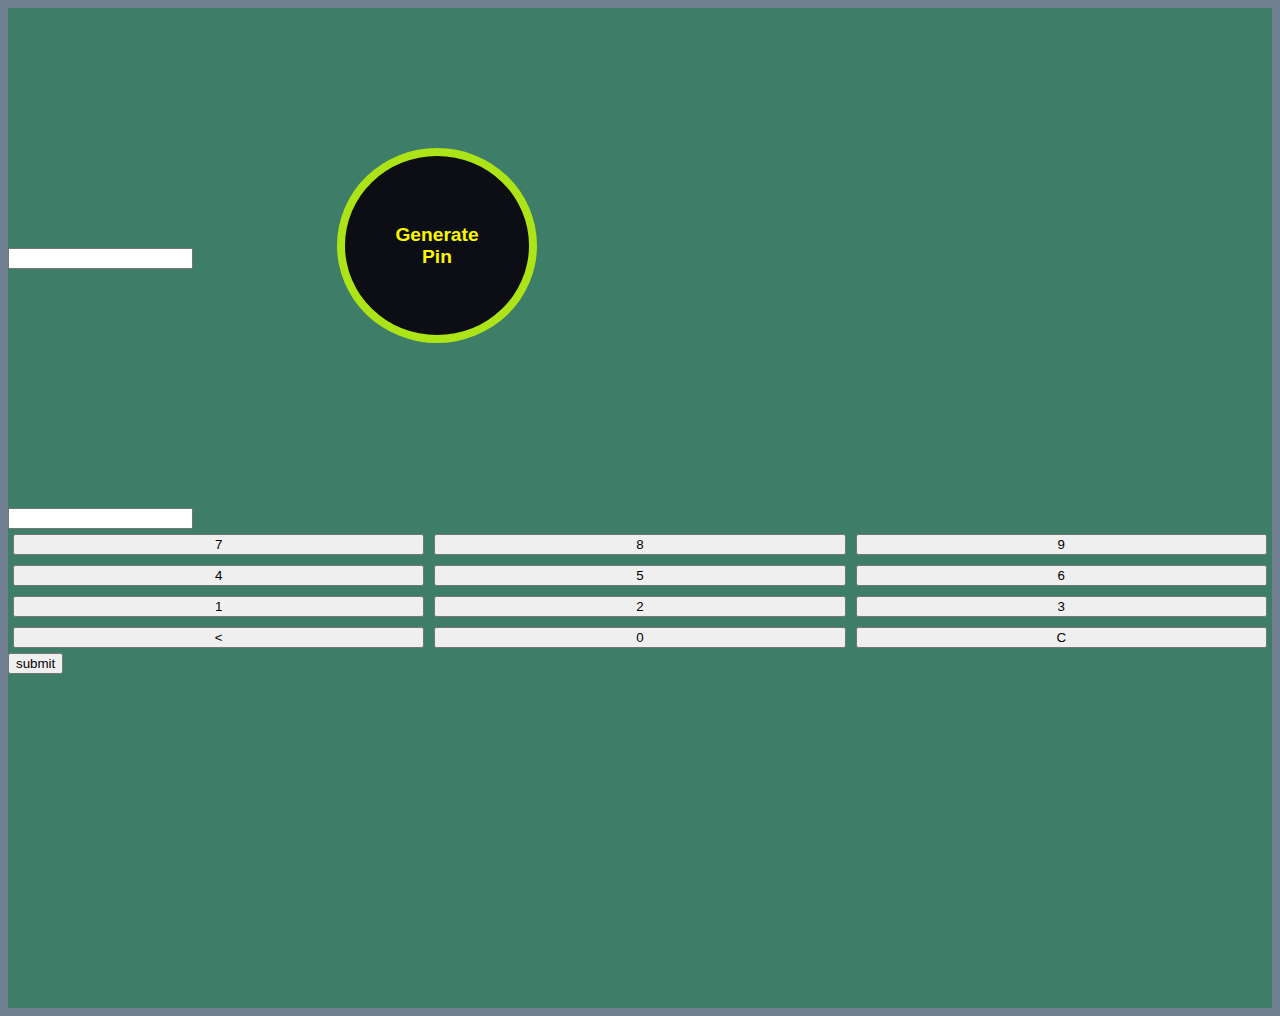
<file: work with kawsaar/pin matcher/index.html>
<!DOCTYPE html>
<html lang="en">
<head>
    <meta charset="UTF-8">
    <meta http-equiv="X-UA-Compatible" content="IE=edge">
    <meta name="viewport" content="width=device-width, initial-scale=1.0">
    <link href="https://cdn.jsdelivr.net/npm/bootstrap@5.1.3/dist/css/bootstrap.min.css" rel="stylesheet" integrity="sha384-1BmE4kWBq78iYhFldvKuhfTAU6auU8tT94WrHftjDbrCEXSU1oBoqyl2QvZ6jIW3" crossorigin="anonymous">
    <link rel="stylesheet" href="style.css">
    <title>Document</title>
</head>
<body>
    <div class="container">
        <div class="row">
            <div class="col-md-5 mt-4 half_width ms-5">
                <input type="text" class="form-control mt-4 ">
                <button class="generate_btn">Generate Pin</button>
            </div>
            <div class="col-md-5 mt-4 half_width ms-5">
                <input type="text" class="form-control mt-4 ">
                <div class="mt-5">
                    <div class="num_pad">
                        <button class="btn btn-light">7</button>
                        <button class="btn btn-light">8</button>
                        <button class="btn btn-light">9</button>
                    </div>
                    <div class="num_pad">
                        <button class="btn btn-light">4</button>
                        <button class="btn btn-light">5</button>
                        <button class="btn btn-light">6</button>
                    </div>
                    <div class="num_pad">
                        <button class="btn btn-light">1</button>
                        <button class="btn btn-light">2</button>
                        <button class="btn btn-light">3</button>
                    </div>
                    <div class="num_pad">
                        <button class="btn btn-light"><</button>
                        <button class="btn btn-light">0</button>
                        <button class="btn btn-light">C</button>
                    </div>
                </div>
                <button class="btn btn-light">submit</button>
            </div>
        </div>
    </div>





    <script src="https://cdn.jsdelivr.net/npm/bootstrap@5.1.3/dist/js/bootstrap.bundle.min.js" integrity="sha384-ka7Sk0Gln4gmtz2MlQnikT1wXgYsOg+OMhuP+IlRH9sENBO0LRn5q+8nbTov4+1p" crossorigin="anonymous"></script>
</body>
</html>
</file>
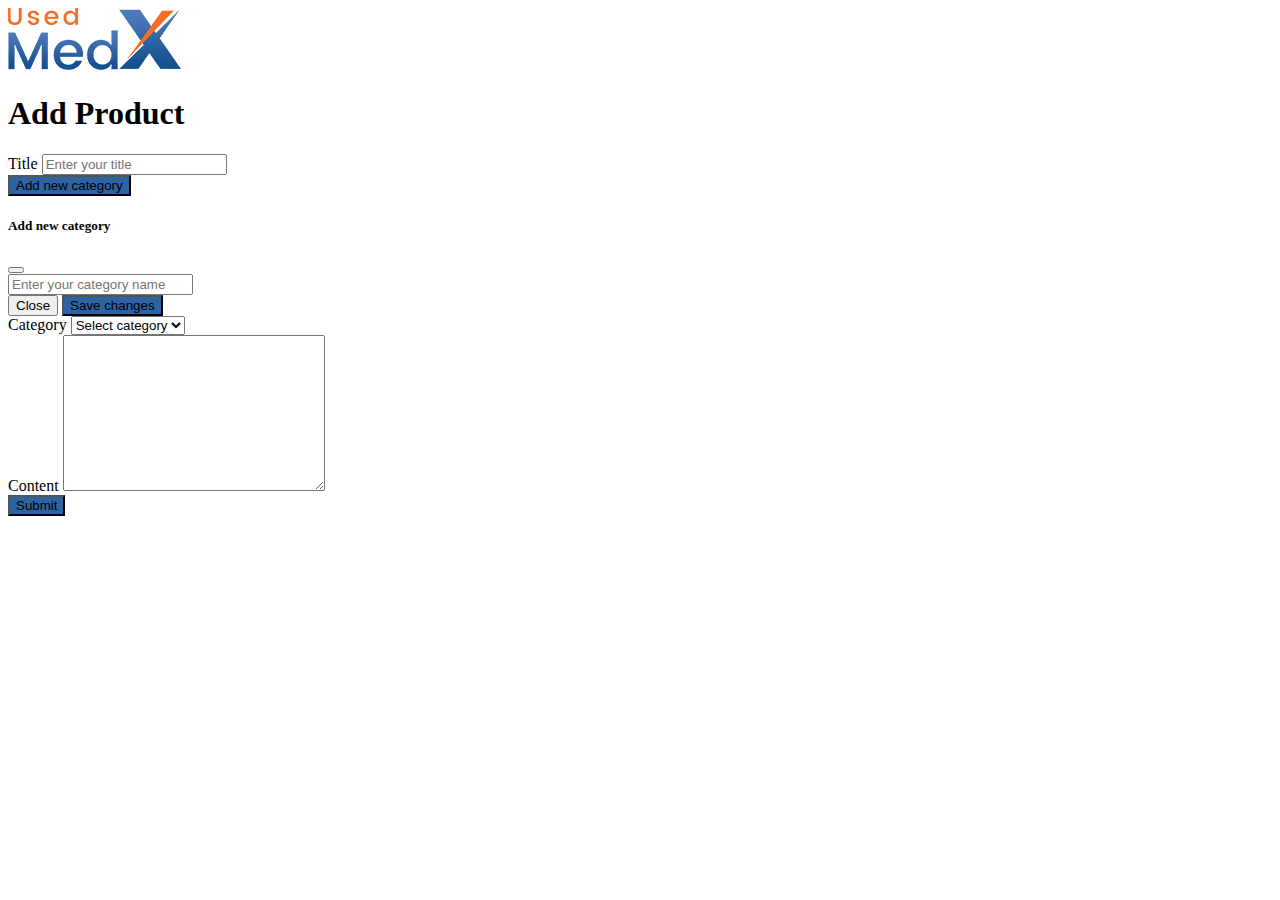
<file: work with kawsaar/usedmedx/index.html>
<!doctype html>
<html lang="en">

<head>
    <!-- Required meta tags -->
    <meta charset="utf-8">
    <meta name="viewport" content="width=device-width, initial-scale=1">
    <!-- CSS -->
    <link rel="stylesheet" href="./style.css">
    <!-- Bootstrap CSS -->
    <link href="https://cdn.jsdelivr.net/npm/bootstrap@5.1.3/dist/css/bootstrap.min.css" rel="stylesheet"
        integrity="sha384-1BmE4kWBq78iYhFldvKuhfTAU6auU8tT94WrHftjDbrCEXSU1oBoqyl2QvZ6jIW3" crossorigin="anonymous">

    <!-- ckeditor -->
    <script src="https://cdn.ckeditor.com/ckeditor5/32.0.0/classic/ckeditor.js"></script>


    <title>Add product</title>
</head>

<body>
    <div class="container">
        <div class="logo my-5">
            <img class="d-block m-auto " src="./images/usedmedx.png" alt="">
        </div>
        <div class="row justify-content-center">


            <div class="col-12 col-lg-8 mx-auto p-4 shadow-lg">
                <h1 class="my-4 text-center">Add Product</h1>

                <form>
                    <div class="mb-3">
                        <label for="exampleInputEmail1" class="form-label">Title</label>
                        <input type="text" name="title" class="form-control" id="exampleInputEmail1"
                            aria-describedby="emailHelp" placeholder="Enter your title">
                    </div>


                    <div class="mb-3">
                        <!-- Button trigger modal -->
                        <button type="button" class="btn btn-success float-end mb-2" data-bs-toggle="modal"
                            data-bs-target="#exampleModal">
                            Add new category
                        </button>

                        <!-- Modal -->
                        <div class="modal fade" id="exampleModal" tabindex="-1" aria-labelledby="exampleModalLabel"
                            aria-hidden="true">
                            <div class="modal-dialog">
                                <div class="modal-content">
                                    <div class="modal-header">
                                        <h5 class="modal-title" id="exampleModalLabel">Add new category</h5>
                                        <button type="button" class="btn-close" data-bs-dismiss="modal"
                                            aria-label="Close"></button>
                                    </div>
                                    <div class="modal-body">
                                        <input type="text" class="form-control" placeholder="Enter your category name">
                                    </div>
                                    <div class="modal-footer">
                                        <button type="button" class="btn btn-secondary"
                                            data-bs-dismiss="modal">Close</button>
                                        <button type="button" class="btn btn-success">Save changes</button>
                                    </div>
                                </div>
                            </div>
                        </div>


                        <label class="form-label">Category</label>
                        <select class="form-select" aria-label="Default select example">
                            <option selected>Select category</option>
                            <option value="1">One</option>
                            <option value="2">Two</option>
                            <option value="3">Three</option>
                        </select>
                    </div>
                    <div class="mb-3">
                        <label for="content" class="form-label">Content</label>
                        <textarea name="content" id="content" cols="30" rows="10"></textarea>
                    </div>


                    <button type="submit" class="btn btn-success w-100">Submit</button>
                </form>
            </div>

    </div>

    </div>

    <!-- Optional JavaScript; choose one of the two! -->

    <!-- Option 1: Bootstrap Bundle with Popper -->
    <script src="https://cdn.jsdelivr.net/npm/bootstrap@5.1.3/dist/js/bootstrap.bundle.min.js"
        integrity="sha384-ka7Sk0Gln4gmtz2MlQnikT1wXgYsOg+OMhuP+IlRH9sENBO0LRn5q+8nbTov4+1p"
        crossorigin="anonymous"></script>

    <!-- Option 2: Separate Popper and Bootstrap JS -->
    <!--
    <script src="https://cdn.jsdelivr.net/npm/@popperjs/core@2.10.2/dist/umd/popper.min.js" integrity="sha384-7+zCNj/IqJ95wo16oMtfsKbZ9ccEh31eOz1HGyDuCQ6wgnyJNSYdrPa03rtR1zdB" crossorigin="anonymous"></script>
    <script src="https://cdn.jsdelivr.net/npm/bootstrap@5.1.3/dist/js/bootstrap.min.js" integrity="sha384-QJHtvGhmr9XOIpI6YVutG+2QOK9T+ZnN4kzFN1RtK3zEFEIsxhlmWl5/YESvpZ13" crossorigin="anonymous"></script>
    -->

    <script>
        ClassicEditor
            .create(document.querySelector('#content'))
            .catch(error => {
                console.error(error);
            });
    </script>
</body>

</html>
</file>
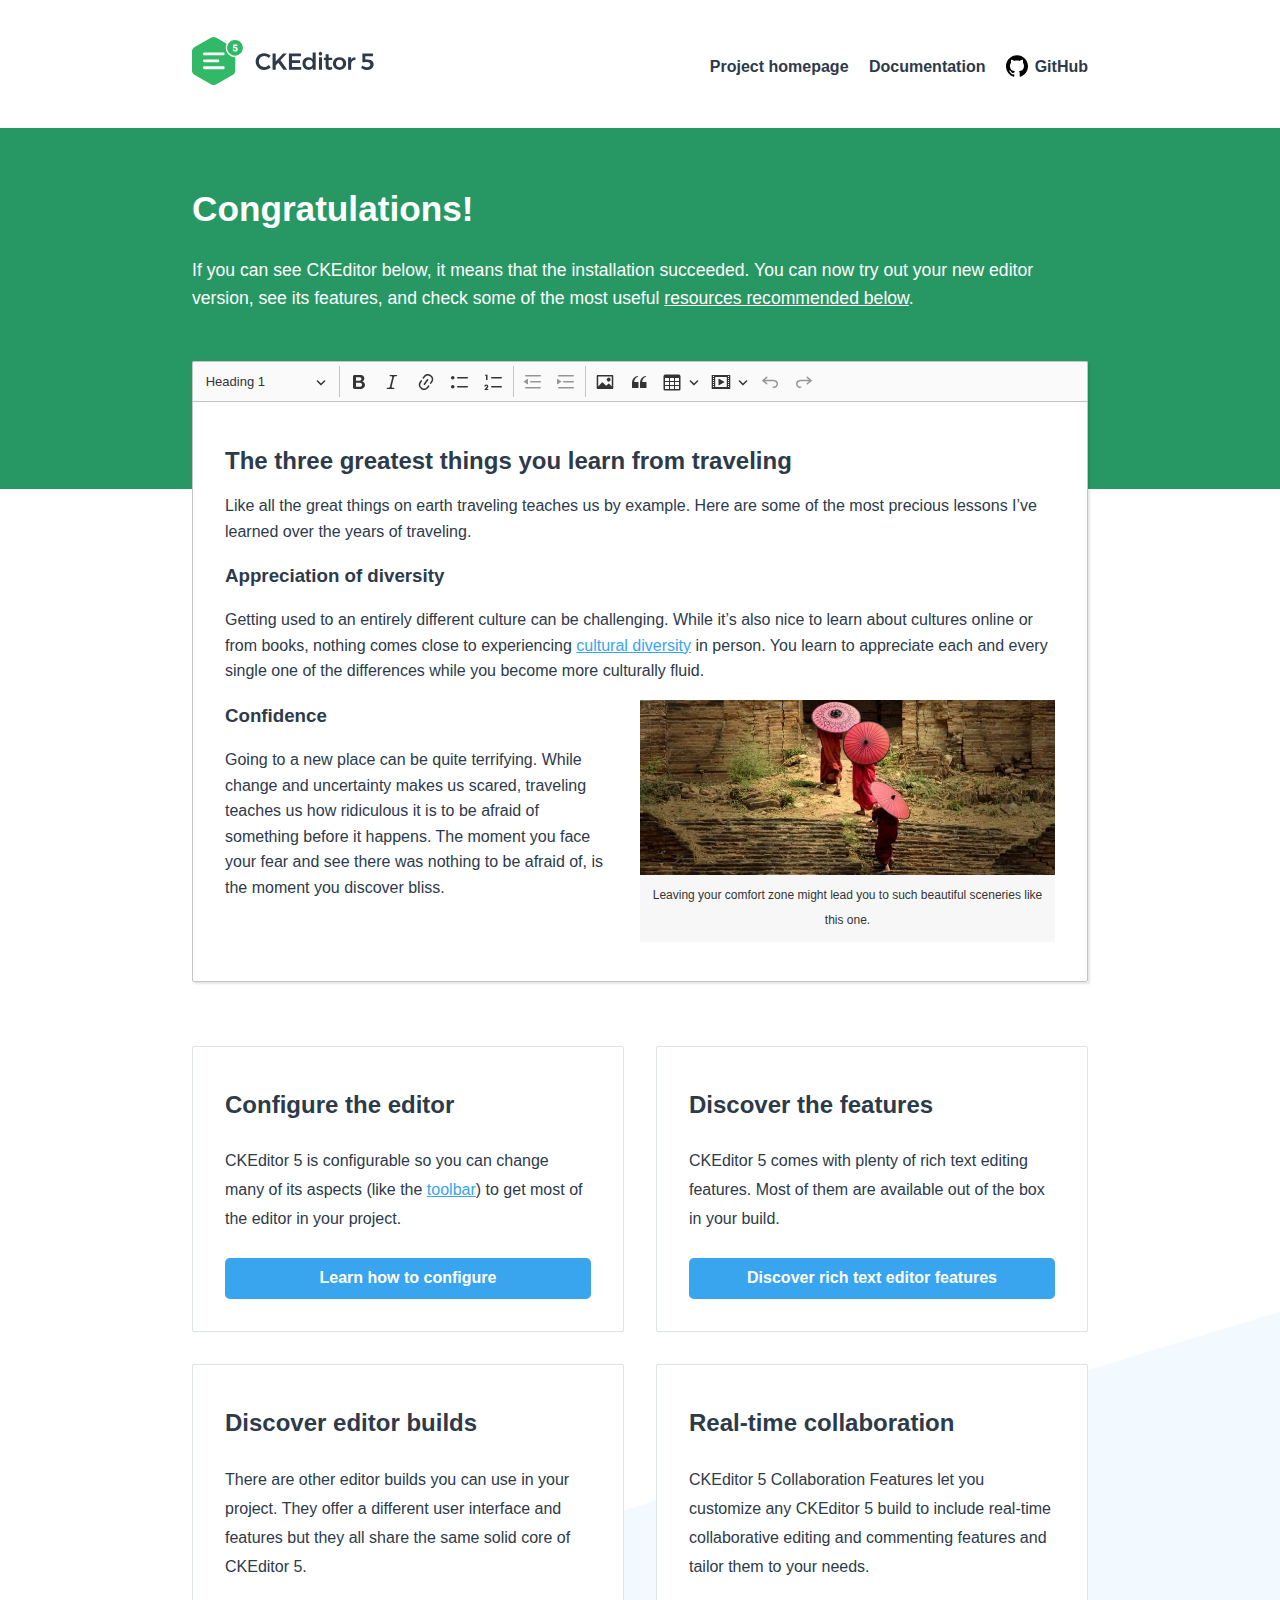
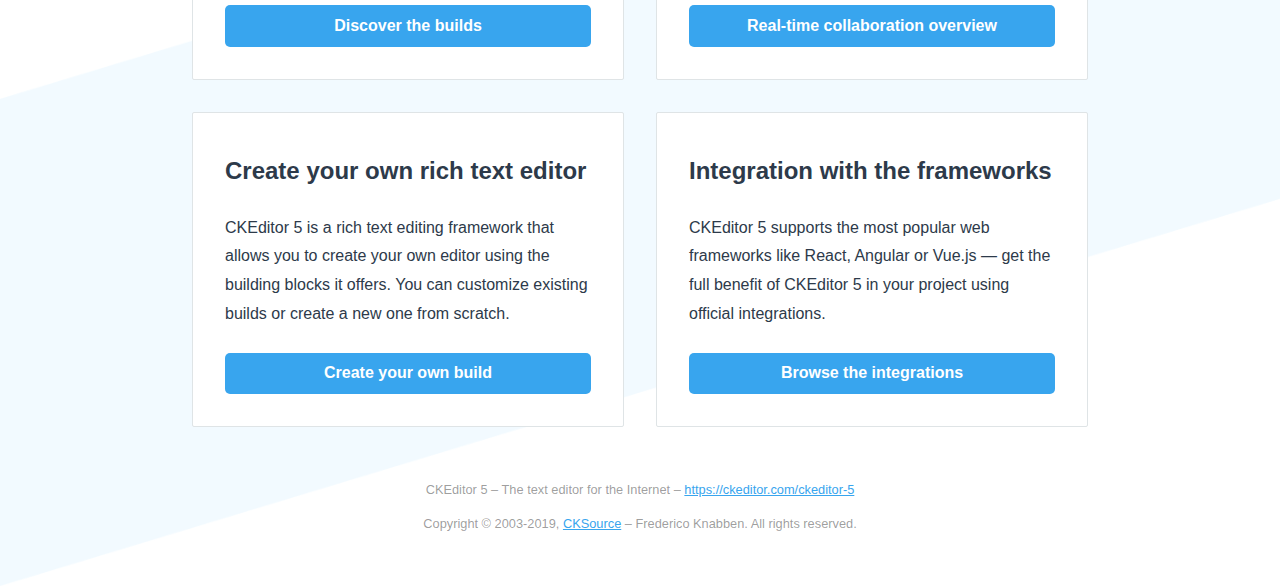
<file: work with kawsaar/usedmedx/ckeditor5-build-classic-32.0.0/ckeditor5-build-classic/index.html>
<!DOCTYPE html>
<!--
Copyright (c) 2003-2019, CKSource - Frederico Knabben. All rights reserved.
For licensing, see LICENSE.md or https://ckeditor.com/legal/ckeditor-oss-license
-->
<html lang="en">
<head>
	<meta charset="utf-8">
	<meta name="viewport" content="width=device-width, initial-scale=1.0, maximum-scale=1.0" />
	<link type="text/css" href="sample/css/sample.css" rel="stylesheet" media="screen" />
	<title>CKEditor 5 – classic editor build sample</title>
</head>
<body>

<header>
	<div class="centered">
		<h1><a href="https://ckeditor.com/ckeditor-5"><img src="sample/img/logo.svg" alt="WYSIWYG editor - CKEditor 5" /></a></h1>

		<input type="checkbox" id="menu-toggle" />
		<label for="menu-toggle"></label>
		  
		<nav>
			<ul>
				<li><a href="https://ckeditor.com/ckeditor-5">Project homepage</a></li>
				<li><a href="https://ckeditor.com/docs/">Documentation</a></li>
				<li><a href="https://github.com/ckeditor/ckeditor5">GitHub</a></li>
			</ul>
		</nav>
	</div>
</header>

<main>
	<div class="message">
		<div class="centered">
			<h1>Congratulations!</h1>

			<p>If you can see CKEditor below, it means that the installation succeeded. You can now try out your new editor version, see its features,
			and check some of the most useful <a href="#references">resources recommended below</a>.</p>
		</div>
	</div>
	<div class="centered">
		<div id="editor">
			<h2>The three greatest things you learn from traveling</h2>

			<p>Like all the great things on earth traveling teaches us by example. Here are some of the most precious lessons I’ve learned over the years of traveling.</p>

			<h3>Appreciation of diversity</h3>

			<p>Getting used to an entirely different culture can be challenging. While it’s also nice to learn about cultures online or from books, nothing comes close to experiencing <a href="https://en.wikipedia.org/wiki/Cultural_diversity">cultural diversity</a> in person. You learn to appreciate each and every single one of the differences while you become more culturally fluid.</p>

			<figure class="image image-style-side"><img src="sample/img/umbrellas.jpg" alt="Three Monks walking on ancient temple.">
				<figcaption>Leaving your comfort zone might lead you to such beautiful sceneries like this one.</figcaption>
			</figure>

			<h3>Confidence</h3>

			<p>Going to a new place can be quite terrifying. While change and uncertainty makes us scared, traveling teaches us how ridiculous it is to be afraid of something before it happens. The moment you face your fear and see there was nothing to be afraid of, is the moment you discover bliss.</p>
		</div>

		<div id="references">
			<section>
				<h2>Configure the editor</h2>
				<p>CKEditor 5 is configurable so you can change many of its aspects (like the <a href="https://ckeditor.com/docs/ckeditor5/latest/builds/guides/integration/configuration.html#toolbar-setup">toolbar</a>) to get most of the editor in your project.</p>
				<p><a href="https://ckeditor.com/docs/ckeditor5/latest/builds/guides/integration/configuration.html">Learn how to configure</a></p>
			</section>

			<section>
				<h2>Discover the features</h2>
				<p>CKEditor 5 comes with plenty of rich text editing features. Most of them are available out of the box in your build.</p>
				<p><a href="https://ckeditor.com/docs/ckeditor5/latest/features/index.html">Discover rich text editor features</a></p>				</section>

			<section>
				<h2>Discover editor builds</h2>
				<p>There are other editor builds you can use in your project. They offer a different user interface and features but they all share the same solid core of CKEditor 5.</p>
				<p><a href="https://ckeditor.com/docs/ckeditor5/latest/builds/guides/overview.html">Discover the builds</a></p>
			</section>

			<section>
				<h2>Real-time collaboration</h2>
				<p>CKEditor 5 Collaboration Features let you customize any CKEditor 5 build to include real-time collaborative editing and commenting features and tailor them to your needs.</p>
				<p><a href="https://ckeditor.com/docs/ckeditor5/latest/features/collaboration/collaboration.html">Real-time collaboration overview</a></p>
			</section>

			<section>
				<h2>Create your own rich text editor</h2>
				<p>CKEditor 5 is a rich text editing framework that allows you to create your own editor using the building blocks it offers. You can customize existing builds or create a new one from scratch.</p>
				<p><a href="https://ckeditor.com/docs/ckeditor5/latest/builds/guides/development/custom-builds.html">Create your own build</a></p>
			</section>

			<section>
				<h2>Integration with the frameworks</h2>
				<p>CKEditor 5 supports the most popular web frameworks like React, Angular or Vue.js &mdash; get the full benefit of CKEditor 5 in your project using official integrations.</p>
				<p><a href="https://ckeditor.com/docs/ckeditor5/latest/builds/guides/integration/frameworks/overview.html">Browse the integrations</a></p>
			</section>	
		</div>
	</div>
</main>

<footer>
	<div>
		<p>CKEditor 5 – The text editor for the Internet – <a href="https://ckeditor.com/ckeditor-5">https://ckeditor.com/ckeditor-5</a></p>
		<p>Copyright © 2003-2019, <a href="https://cksource.com/">CKSource</a> – Frederico Knabben. All rights reserved.</p>
	</div>
</footer>

<script src="ckeditor.js"></script>

<script>
	ClassicEditor
		.create( document.querySelector( '#editor' ), {
			// toolbar: [ 'heading', '|', 'bold', 'italic', 'link' ]
		} )
		.then( editor => {
			window.editor = editor;
		} )
		.catch( err => {
			console.error( err.stack );
		} );
</script>

</body>
</html>
</file>
<file: work with kawsaar/admin/css/style.css>
/* google fonts */
@import url('https://fonts.googleapis.com/css2?family=Open+Sans:wght@400;500;700&display=swap');
@import url('https://css.gg/layout-grid.css');

:root {
    --secondary_color: rgb(1, 88, 84);
    --hover-color: rgb(230, 246, 0);
    --primary-color: rgb(1, 42, 42);
    --light: rgb(197, 194, 194);
    --primary-font: 'Open Sans', sans-serif;

}

* {
    margin: 0;
    padding: 0;
    box-sizing: border-box;
    list-style: none;
    text-decoration: none;
}

body {
    font-family: var(--primary-font);
}
.hide{
    display: none;
}

/* layout start */
.main_topbar {
    background: var(--primary-color);
    height: 60px;
    color: white;
    display: flex;
}

.main_section {
    display: flex;

}



.right_side_body {
    position: relative;
    background: var(--light);
    width: calc(100% - 20%);
    transition: all 0.5s ease;
}

.top_left i {
    position: relative;
    background: transparent;
    color: white;
    border: none;
    font-size: 20px;
    /* padding: 15px; */
    left: 10px;
    top: 18px;
}

.top_left {
    position: relative;
    width: 20%;
    display: flex;
}

.top_right {
    position: relative;
    width: 80%;
    display: flex;
    justify-content: space-between;
}

.top_right form {
    position: absolute;
    left: 65px;
}

.top_left .logo {
    position: absolute;
    top: 20px;
    left: 57px;
    /* padding: 19px;
    margin-top: 2px; */
}

.top_left .logo img {
    width: 100px;
}

/* layout end */

/* input style start */
.input_group_icon {
    position: relative;
}

.input_group_icon {
    position: absolute;
    top: 13px;
    width: 400px;
    height: 33px;
    border-radius: 50px;
    border: none;
    background: white;

}

.input_group_icon .form_control {
    position: absolute;
    height: 20px;
    width: 350px;
    outline: none;
    top: 5px;
    left: 7px;
    padding: 6px;
    border: none;
}

.input_group_icon .searchBtn {
    position: absolute;
    right: 14px;
    bottom: 5px;
    font-size: 18px;
    background: transparent;
    border: none;
}

/* input style end */


/* top right icon style start */
.top_right_icons {
    position: absolute;
    right: 0;
    top: 4px;
    display: flex;
}

.msg_icon {
    position: relative;
}

.msg_icon button {
    background: transparent;
    border: none;
    color: white;
    font-size: 16px;
}

.msg_icon button i {

    font-size: 24px;
    margin: 13px;
}

span.msg_count {
    position: absolute;
    padding: 8px;
    width: 23px;
    height: 23px;
    background: #2982ef;
    font-size: 13px;
    border-radius: 50px;
    padding-top: 2px;
    left: 22px;
    top: 3px;
}

.notify_icon a i {
    font-size: 24px;
    margin: 13px;
    color: white;
}

.user {
    display: flex;
    align-items: center;
    margin-left: 10px;
}

.user_img {
    width: 32px;
    height: 32px;
}

.user_name {
    position: relative;
    color: var(--light);
    margin-left: 10px;
    font-weight: bold;
    letter-spacing: 1px;
    text-transform: capitalize;
    bottom: 10px;
}

.more_btn {
    position: relative;
    color: red;
    margin-left: 10px;
    margin-right: 5px;
    bottom: 8px;
}

/* user menu style start */
.user_menu{
    background: var(--secondary_color);
    position: absolute;
    top: 56px;
    z-index: 1;
    right: 0px;
    width: 150px;
}
.user_menu ul{
    padding: 5px 13px;
}
.user_menu ul li a{
    color: white;
}
.user_menu ul li a i{
    font-size: 20px;
    width: 24px;
    line-height: 30px;
}
.user_menu ul li a span.link_name{
    text-transform: capitalize;
    padding-left: 7px;
}
/* user menu style end */


.popup_menus {
    position: fixed;
    right: 0px;
    top: 60px;
    padding: 10px;
    background: var(--primary-color);
    display: none;

}

.popup_menus li {
    list-style: none;
}

.popup_menus li a {
    color: rgb(12, 12, 12);
    text-decoration: none;
    text-transform: capitalize;
}

/* top right icon style end */


/* sidebar menu style start */
.left_sidebar {
    position: relative;
    background: var(--secondary_color);
    width: 20%;
    /* height: 100vh; */
    /* height: 100%; */
    height: 100vh;
    /* padding: 10px; */

}

.left_sidebar .nav_links {
    padding: 8px;
}

.left_sidebar .nav_links li {
    position: relative;
    list-style: none;
}

.left_sidebar .nav_links li a {
    text-decoration: none;
    color: white;
    /* display: flex; */
}

.left_sidebar .nav_links li i {
    width: 24px;
    line-height: 50px;
    font-size: 20px;
    padding: 2px;
    color: white;
    transition: all 0.3s ease;

}
.left_sidebar .nav_links li i.arrow{
    float: right;
} 


.left_sidebar .nav_links li.show i.arrow {
    position: relative;
    /* top: -25px; */
    transform: rotate(-180deg);
}

.left_sidebar .nav_links li .link_name {
    position: relative;
    text-transform: capitalize;
    padding-left: 25px;
    font-size: 18px;
    font-weight: 400;
    bottom: 1px;
    
}

/* .left_sidebar .nav_links li .dropdown_menu_link {
    display: flex;
    align-items: center;
    justify-content: space-between;
} */

.left_sidebar .nav_links li .submenu {
    position: relative;
    padding: 8px;
    left: -9px;
    width: 271px;
    background: var(--primary-color);
    margin-bottom: 12px;
}
/* sidebar menu style end */



/* dropdown icon style start */
.submenu_arrow_icon {
    position: absolute;
    right: 0;
}

/* dropdown icon style end */

.left_sidebar.close ~ .right_side_body{
    /* left: -14%;
    width: calc(100% - 80px); */
    /* position: absolute;
    height: 100vh;
    right: 0;
    width: calc(100% - 57px);
} */
</file>
<file: work with kawsaar/edumark template/css/style.css>
/*google font */
@import url('https://fonts.googleapis.com/css2?family=Poppins:wght@100;300;400;500;700;900&display=swap');

* {
    margin: 0;
    padding: 0;
    box-sizing: border-box;
    list-style: none;
    text-decoration: none;
    text-transform: capitalize;
}

header {
    
    background: url(../img/header-background.webp);
    background-size: cover;

}
body {
    font-family: 'Poppins', sans-serif;
}

p {
    text-transform: none;
}
.logo{
    padding-bottom: 25px;
}



.nav {
    align-items: center;
    padding: 20px 30px;
    /* padding: 30px 20px 5px 20px; */
    /* border-bottom: 1px solid rgb(173, 173, 173); */
}
.navbar{
    /* padding-bottom: 25px; */
}


.dropdown_menu {
    position: absolute;
    background: white;
    opacity: 0;
    visibility: hidden;
    /* border-radius: 7px; */
    margin-top: 25px;
}
.dropdown_menu li{
    width: 200px;
}
.dropdown_menu .nav_link{

}
.nav_item{
    margin: 0 18px;
    padding-bottom: 25px;
}
.nav_item:hover .dropdown_menu{
 opacity: 1;
 visibility: visible;
}

.nav_item .nav_link {
    line-height: 60px;
    font-weight: 500;
}

.nav_item .nav_link i {
    font-size: 13px;
}
.bar_icon {
    color: white;
    font-size: 20px;
    display: none;
}
.nav_show{
    transform: translateX(0%) !important;
}
.nav_right_area{
    padding-bottom: 13px;
}
.nav_right_area .login_area {}

.nav_right_area .number_area {
    padding: 8px 12px;
    position: relative;
    margin-left: 35px;
    background: #fd9307;
    border-radius: 20px;
    width: 187px;
    height: 40px;
    bottom: 6px;
}

.nav_right_area a i {
    margin-right: 15px;

}

/* .header_contect .row {
    align-items: center;
    padding: 110px;
} */
.header_contect{
    margin: 100px 0px 100px 0px;

}
.header_contect_info{
    padding: 36px;
}

.header_contect .row .col-6 h1 {
    font-size: 63px;
    font-weight: 300;
    color: white;
}

.header_contect .row .col-6 a {
    border-radius: 30px;
}

.header_contect .btn {
    margin-top: 40px;
}

.header_contect .btn:hover {
    background-color: unset;
    border: 1px solid white;
}

.header_content_img {
    width: 40vw;
}

.about_info {
    margin: 150px 0px 250px 0px
}

.info_text h3 {
    font-weight: 400;
    font-size: 46px;
}

.info_text p {
    line-height: 2;
    font-weight: 300;
    text-transform: none;
}

.info_text a {
    border-radius: 30px;
    margin-top: 24px;
    width: 221px;
}

.info_text .btn {
    transition: .3s;
}

.info_text .btn:hover {
    background-color: unset;
    border: 1px solid #4CAF50;
    color: #4CAF50;
}

.circle {
    margin-left: 170px;
}

.orange, .green {
    position: absolute;
}

.blue .inner_info {
    position: relative;
    background-color: rgba(0, 0, 255, 0.7);
    width: 270px;
    border-radius: 50%;
    height: 270px;
    /* text-align: center; */
}


.orange .inner_info {
    position: relative;
    background: rgba(191, 209, 24, 0.7);
    width: 270px;
    border-radius: 50%;
    height: 270px;
    bottom: 350px;
    left: 200px;

}

.green .inner_info {
    position: relative;
    background: rgb(53, 233, 62, 0.7);
    width: 270px;
    border-radius: 50%;
    height: 270px;
    bottom: 130px;
    left: 200px;
}

.inner_info .text {
    padding: 100px;
    text-align: center;
    margin: auto;
}


.inner_info .text span {
    font-size: 50px;
}

.inner_info .text h4 {
    font-weight: 300;
}

 .headline {
    margin-bottom: 70px;
    text-align: center;
}

 .headline h1 {
    font-size: 50px;
    font-weight: 300;
}

 .headline p {
    width: 62%;
    font-size: 13px;
    font-weight: 400;
    line-height: 2;
    margin: 17px auto;
}
.course_menu nav ul{
    margin-bottom: 100px;
    padding-top: 50px;
}
.course_menu nav ul::after{
    content: '';
    position: absolute;
    width: 83%;
    height: 1px;
    right: 105px;
    bottom: -171%;
    background-color: #cfcfcf;

}

.menu_gallary .row {
    margin-left: 20px;
}



.card:hover img {
    transform: scale(1.1);
}

.card_img {
    width: 100%;
    transition: .5s ease;
}

 .card_body {
    padding: 20px;
}
.card_title {
    font-size: 2vmin;
    font-weight: 500;
    letter-spacing: 1px;
    margin: 15px 0 15px 0;
}
.card_date {
    font-size: 2vmin;
    font-weight: 500;
    letter-spacing: 1px;
    margin: 15px 0 15px 0;
}

.card_text {
    font-size: 3vmin;
    color: black;
    transition: .3s ease;
}

.card .card_body .card_text:hover {
    color: #fd9307;
}

.card .card_link {
    padding: 20px;
}

.menu_gallary .card .card_link .rating i {
    color: #fd9307;
}

.menu_gallary .card .card_link .price {}

.menu_gallary .more_course_btn {
    margin-top: 140px;
}

.menu_gallary .more_course_btn .btn:hover {
    background: #04d2c8;
    color: white;
}

.menu_gallary .more_course_btn .btn {
    background-color: unset;
    color: #04d2c8;
    border: 1px solid #04d2c8;
    border-radius: 40px;
    transition: .3s;
}

/* start testimonial style  */
.testimonial{
    background: url(../img/testimonial_bg.webp);
    width: 100%;
    height: 100%;
    background-size: cover;
    background-position: center;
    margin: 150px 0px 150px 0px;
}
.testimonial .testimonial_info{
    padding: 112px;
    text-align: center;
    width: 70%;
}
.testimonial .testimonial_info img{}
.testimonial .testimonial_info p{
    text-shadow: 2px 2px 7px #111111;
    color: whitesmoke;
    font-size: 4vmin;
    margin-bottom: 10px;
}
.testimonial .testimonial_info span{
    margin-left: 330px;
    color: #ecf01d;
}
/* end testimonial style  */


/* start course spaciliaty style */
.course_speciality{

}
.course_speciality_gallery{
    margin-top: 70px;
}
.course_speciality_gallery .card{
    transition: .3s ease-in-out;
    /* padding: 75px; */
}
.course_speciality_gallery .card:hover{
    transform: scale(1.1);
}
.course_speciality_gallery .card .icon{
    margin-top: 15px;
    font-size: 9vmin;
    color: crimson;
}
.course_speciality_gallery .card h3{
    font-weight: 700;
    padding: 15px 0px 18px 0px;
}
.course_speciality_gallery .card p{
    font-size: 15px;
    font-weight: 400;
    padding: 20px;
}
/* end course spaciliaty style */


/* start subcription_section */
.subcription_section{
    background-color: #04d2c8;
    padding: 43px;
    margin: 150px 0 150px 0;

}
.subcription_section .subscribe_text{
    padding: 34px;
}
.subcription_section .subscribe_text h3{
    font-size: 6vmin;
    line-height: 2;
}
.subcription_section .subscribe_text small{
    line-height: 2;
    color: #e7e6e6;
}
.subcription_section .subscribe_form{
    padding: 46px;
    margin-left: 22px;
}
.subcription_section .subscribe_form label{
    font-size: 20px;
    color: white;
    line-height: 4;
}
.subcription_section .subscribe_form input{
    height: 54px;
    border: none;
    width: 250px;
    outline: none;
    padding-left: 25px;
}
.subcription_section .subscribe_form a{
   margin-left: -5px;
}
/* end subcription_section */


/* start letest blog  */
.our_blog{
    margin: 150px 0 150px 0;
}
.our_blog .blog_content{
    margin-top: 70px;
}
/* end letest blog  */



/* start footer style  */
footer{
    background: url(../img/footer/xfooter_bg.png.pagespeed.ic.r5VvRpMVbH.webp);
    background-size: cover;
    background-position: center;
}
.footer_content{
    padding: 80px 0 28px 0;
    border-bottom: 1px solid rgba(255,255,255,.2);
}
.footer_logo_area p{
    font-size: 14px;
    margin-top: 30px;
    font-weight: 300;
    text-align: start;
    
}
.footer_logo_area .social_icon{
    margin-top: 30px;
}
.footer_logo_area .social_icon a{
padding-right: 25px;
}
.footer_logo_area .social_icon a i{
    background: #ffffff;
    padding: 10px;
    width: 37px;
    border-radius: 26%;
    height: 37px;
    text-align: center;
}

.footer_link{
    padding-left: 150px;
}
.footer_link p{
    margin-top: 30px;
    font-weight: 200;
    font-size: 15px;
}
.footer_link ul{
    margin-top: 30px;
}
.footer_link ul li{
    padding-bottom: 10px;

}
.footer_link ul li a{
    color: white;
    font-weight: 200;

}
.footer_link ul li a:hover{
    color: #fd9307;
}
.copyright{
    margin-top: 30px;
    padding-bottom: 20px;
}
/* end footer style  */
</file>
<file: work with kawsaar/edumark template/css/common.css>
.flex {
    display: flex;
}

.space_between {
    justify-content: space-between;
}
.text_success{
    color: rgb(10, 153, 10);
}

.text_light {
    color: white;
}
.text_center{
    text-align: center;
}
.card {
    margin: 14px;
    -webkit-box-shadow: 0px 5px 11px 0px #000000;
    box-shadow: 0px 5px 11px 0px #000000;
    border-radius: 10px;
    overflow: hidden;
}
.hide {
    display: none;
}

.show {
    display: block;
}

.btn {
    background-color: #4CAF50;
    border: 1px solid #4CAF50;
    color: white;
    padding: 15px 32px;
    text-align: center;
    text-decoration: none;
    display: inline-block;
    font-size: 16px;
    margin: 4px 2px;
    cursor: pointer;
    transition: .3s;
}
.middle{
    width: 50%;
    margin: 0 auto;
}
.center{
    justify-content: center;
}
.end{
    justify-content: space-evenly;
}
.container {
    width: 80%;
    margin: 0 auto;
}

.row {
    display: grid;
    grid-template-columns: repeat(12, 1fr);
}

.col-1 {
    grid-column: span 1;

}

.col-2 {
    grid-column: span 2;

}

.col-3 {
    grid-column: span 3;

}

.col-4 {
    grid-column: span 4;

}

.col-5 {
    grid-column: span 5;

}

.col-6 {
    grid-column: span 6;

}

.col-7 {
    grid-column: span 7;

}

.col-8 {
    grid-column: span 8;

}

.col-9 {
    grid-column: span 9;

}

.col-10 {
    grid-column: span 10;

}

.col-11 {
    grid-column: span 11;

}

.col-12 {
    grid-column: span 12;

}
</file>
<file: work with kawsaar/edumark template/css/responsive.css>
@media only screen and (min-width: 0px) and (max-width: 480px) {
    body{
        overflow-x: hidden !important;
    }
    .container {
        width: 100%;
        margin: 0 auto;
    }
    header{
        overflow-x: hidden;

    }
    .nav::after{
        content: '';
        width: 100%;
        height: 2px;
        color: aliceblue;
        background-color: rgb(13, 128, 230);
    }
    .nav{
        border: unset;
        position: fixed;
        width: 100%;
        background: #9d4beb;
        opacity: 1;
    }
   .bar_icon{
       position: sticky;
   }
    .navbar{
        position: absolute;
        right: 0;
        height: 93vh;
        background: #9d4beb;
        top: 10vh;
        padding-top: 27px;
        flex-direction: column;
        width: 100%;
        align-items: center;
        line-height: 5;
        transform: translateX(100%);
        transition: .5s ease-in;

    }
    .nav_right_area{
        display: none;
    }
    
    /* .nav_show{ */
        /* transform: translateX(0%); */
    
    
        /* transform: translateX(0%); */
    /* } */
    .bar_icon{
        display: block;
    }
    .logo img{
        width: 130px;
    }

    .navbar .flex {
        /* display: unset; */
    }

    header .flex {
        /* display: unset; */
    }

    .card_title {
        font-size: 4vmin;
    }

    .card_date {
        font-size: 4vmin;
    }

    .card_text {
        font-size: 6vmin;
    }


    .row {
        display: grid;
        grid-template-columns: repeat(12, 1fr);
    }

    .col-sm-1 {
        grid-column: span 1;

    }

    .col-sm-2 {
        grid-column: span 2;

    }

    .col-sm-3 {
        grid-column: span 3;

    }

    .col-sm-4 {
        grid-column: span 4;

    }

    .col-sm-5 {
        grid-column: span 5;

    }

    .col-sm-6 {
        grid-column: span 6;

    }

    .col-sm-7 {
        grid-column: span 7;

    }

    .col-sm-8 {
        grid-column: span 8;

    }

    .col-sm-9 {
        grid-column: span 9;

    }

    .col-sm-10 {
        grid-column: span 10;

    }

    .col-sm-11 {
        grid-column: span 11;

    }

    .col-sm-12 {
        grid-column: span 12;

    }



    .header_content_img {
        width: 100vw;
    }

    .header_contect {
        margin: 77px 0;
        padding-bottom: 42px;
    }

    .header_contect .row .col-6 h1 {
        font-size: 32px;
    }

    .header_contect_info {
        padding: 0px 53px;
    }

    .btn {


        padding: 10px 20px;
        font-size: 17px;
        display: block;
    }

    .about_info {
        margin: 70px 0px 70px 0px;
    }

    .info_text h3 {
        font-weight: 500;
        font-size: 32px;
        text-align: center;
    }

    .info_text p {
        font-size: 12px;
        padding: 24px 45px;
    }

    .info_text a {
        margin: 0px auto;
    }

    .circle {
        /* margin: 130px 25px 48px 25px; */
        margin: 0;
    }

    .blue, .orange, .green {
        position: unset;
    }

    .blue .inner_info {
        position: unset;
        margin: 0 auto;
        margin: 30px auto;

    }

    .orange .inner_info {
        position: unset;
        margin: 30px auto;
    }

    .green .inner_info {
        position: unset;
        margin: 30px auto;
    }


    .middle {
        width: unset;
    }

    .headline h1 {
        font-size: 32px;
        font-weight: 500;
    }

    .course_menu nav {
        text-align: center;
    }

    .course_menu nav ul {
        display: unset;
    }

    .course_menu nav li .nav_link {
        padding: unset;
        color: #161616;
    }

    .course_menu nav li {
        background: aquamarine;
        padding: 20px 0;
    }

    .menu_gallary {
        margin-top: 30px;
    }

    .menu_gallary .row {
        margin: 0px;
    }

    .menu_gallary .more_course_btn {
        margin-top: 100px;
    }


    .testimonial {
        margin: 100px 0px 100px 0px;
    }

    .testimonial .testimonial_info {
        padding: 30px 0px;
    }

    .testimonial .testimonial_info span {
        margin-left: unset;
    }

    .subcription_section {
        padding: unset;
        margin: 100px 0 100px 0;
    }

    .subcription_section .subscribe_text {
        padding: 37px 0px 11px 10px;
        ;
    }

    .subcription_section .subscribe_text h3 {
        font-size: 12vmin;
        line-height: unset;
    }

    .subcription_section .subscribe_form {
        padding: 0px;
        margin-left: 10px;
        margin-bottom: 42px;

    }

    .subcription_section .subscribe_form label {
        font-size: 15px;
        line-height: 3;
    }

    .subcription_section .subscribe_form input {
        height: 46px;
        width: 189px;
        padding-left: 15px;
    }

    .subcription_section .subscribe_form .btn {
        display: unset;
        top: 2px;
    }



    .our_blog {
        margin: 100px 0 100px 0;
    }



    .footer_logo_area {
        padding: 10px;
    }

    .footer_link {
        padding: 40px 0px 0px 0px;
    }

    .footer_link h3 {
        padding: 10px;
    }
    .footer_link ul{
        margin: 0;
    }
    .footer_link ul li {
        float: left;
        padding: 10px;
    }
    .footer_link p{
        margin: 0;
        padding: 10px;
    }

    .course_menu nav ul::after{
        display: none;
    }
}
</file>
<file: work with kawsaar/pin matcher using css/style.css>
* {
    margin: 0;
    padding: 0;
    box-sizing: border-box;
}

body {
    background-color: rgb(18, 49, 78);
}

.container {
    width: 80%;
    margin: 0 auto;
}

.row {
    display: grid;
    grid-template-columns: repeat(12, 1fr);
}

.col-6 {
    grid-column: span 6;
    background-color: rgb(18, 90, 90);
    padding: 30px;
    margin: 20px;
}

.col-1 {
    grid-column: span 1;

}

.col-2 {
    grid-column: span 2;

}

.col-3 {
    grid-column: span 3;

}

.col-4 {
    grid-column: span 4;

}

.col-5 {
    grid-column: span 5;

}

.col-6 {
    grid-column: span 6;

}

.col-7 {
    grid-column: span 7;

}

.col-8 {
    grid-column: span 8;

}

.col-9 {
    grid-column: span 9;

}

.col-10 {
    grid-column: span 10;

}

.col-11 {
    grid-column: span 11;

}

.col-12 {
    grid-column: span 12;

}

.pin_field {
    background-color: #3D4153;
    padding: 10px 0px;
    color: #ffffff;
    width: 80%;
    margin: 50px auto;
    border: 2px solid #849333;
    height: 50px;
    text-align: center;
    letter-spacing: 10px;
}

.generateBtn {
    margin-top: 140px;
    width: 180px;
    height: 180px;
    font-size: larger;
    border-radius: 50%;
    border: 8px solid #39458C;
    background-color: #495BC3;
    color: #ffffff;
    cursor: pointer;
}

.center {
    text-align: center;
}

.num_pad {
    margin-top: 50px;
}

.number button {
    width: 20%;
    padding: 20px;
    margin-bottom: 5px;
    text-transform: capitalize;
    font-weight: bold;
    border-radius: 20px;
    font-weight: bolder;
    font-size: large;
    background-color: rgb(203, 203, 204);
    cursor: pointer;
}

.number button:hover {
    background-color: #495BC3;
    color: white;
    transition: .2s ease-in-out;
}

.submitBtn {
    margin-top: 27px;
    width: 180px;
    height: 45px;
    border-radius: 20px;
    text-transform: capitalize;
    font-weight: bold;
    font-size: larger;
    border: 1px solid #39458C;
    background-color: #495BC3;
    color: #ffffff;
    cursor: pointer;
}

.disBtn {
    opacity: .5;
    cursor: no-drop;
}

@media only screen and (min-device-width : 320px) and (max-device-width : 480px) {

    .col-6 {
        grid-column: span 12;
    }

    .number button {
        width: 31%;
    }

}
</file>
<file: work with kawsaar/pin matcher/style.css>
*{
    box-sizing: border-box;
}
body{
    background-color: slategray;
}
.half_width{
    background-color: rgb(62, 126, 105);
    height: 500px;
}
.generate_btn{
    margin: 140px;
    padding: 45px;
    width: 200px;
    height: 195px;
    border-radius: 50%;
    border: 8px solid #ade417;
    background-color: #0d0e14;
    color: #fbf700;
    font-weight: bold;
    text-align:center ;
    font-size: larger;

}
.num_pad{
    display: flex;
    justify-content: space-around;
}
.num_pad button{
    width: 100%;
    margin: 5px;
}
</file>
<file: work with kawsaar/usedmedx/style.css>
.btn-success{
    background-color: #2d63a2 !important;
}
</file>
<file: work with kawsaar/usedmedx/ckeditor5-build-classic-32.0.0/ckeditor5-build-classic/sample/css/sample.css>
/**
 * @license Copyright (c) 2003-2019, CKSource - Frederico Knabben. All rights reserved.
 * For licensing, see LICENSE.md or https://ckeditor.com/legal/ckeditor-oss-license
 */

:root {
	--ck-sample-base-spacing: 2em;
	--ck-sample-color-white: #fff;
	--ck-sample-color-green: #279863;
}

body, html {
	padding: 0;
	margin: 0;

	font-family: sans-serif, Arial, Verdana, "Trebuchet MS", "Apple Color Emoji", "Segoe UI Emoji", "Segoe UI Symbol";
	font-size: 16px;
	line-height: 22px;
}

body {
	height: 100%;
	color: #2D3A4A;
	background-image: url(../img/bg.png);
	background-repeat: no-repeat;
	background-position: 50% 100%;
	background-size: 100% auto;
}

body * {
	box-sizing: border-box;
}

a {
	color: #38A5EE;
}

abbr {
	border-bottom: 1px dotted #333;
	text-decoration: none;
}

.centered {
	max-width: 960px;
	margin: 0 auto;
	padding: 0 var(--ck-sample-base-spacing);
}

/* --------- HEADER ---------------------------------------------------------------------------- */

header .centered {
	display: flex;
	flex-flow: row nowrap;
	justify-content: space-between;
	align-items: center;
	min-height: 8em;
}

header h1 {
	margin: 0;
	font-size: 1em;
	display: inline-block;
}

header h1 a {
	display: inline-block;
	line-height: 0;
}

header h1 img {
	height: 3em;
}

header nav ul {
	margin: 0;
	padding: 0;
	list-style-type: none;
}

header nav ul li {
	display: inline-block;
}

header nav ul li + li {
	margin-left: 1em;
}

header nav ul li a {
	font-weight: bold;
	text-decoration: none;
	color: #2D3A4A;
}

header nav ul li a:hover {
	text-decoration: underline;
}

header nav ul li:last-child a::before {
	content: url(../img/github.svg);
	width: 1.4em;
	height: 1.4em;
	display: inline-block;
	margin-right: .4em;
	position: relative;
	top: .3em;
}

header input {
	display: none;
}

header label {
	display: none;
}

/* --------- MAIN ------------------------------------------------------------------------------- */

main .message {
	padding: 0 0 var(--ck-sample-base-spacing);
	background: var(--ck-sample-color-green);
	color: var(--ck-sample-color-white);
}

main .message::after {
	content: "";
	z-index: -1;
	display: block;
	height: 10em;
	width: 100%;
	background: var(--ck-sample-color-green);
	position: absolute;
	left: 0;
}

main .message h1 {
	padding-top: var(--ck-sample-base-spacing);
	margin: 0 0 1em;
	font-size: 2.2em;
}

main .message p {
	font-size: 1.1em;
	line-height: 1.6em;
}

main .message p a {
	color: var(--ck-sample-color-white);
}

main #editor {
	background: var(--ck-sample-color-white);
	box-shadow: 2px 2px 2px rgba(0,0,0,.1);
	border: 1px solid #DFE4E6;			
	border-bottom-color: #cdd0d2;
	border-right-color: #cdd0d2;
}

main .ck.ck-editor {
	box-shadow: 2px 2px 2px rgba(0,0,0,.1);
}

main .ck.ck-content {
	font-size: 1em;
	line-height: 1.6em;
	margin-bottom: 0.8em;
	min-height: 200px;
	padding: 1.5em 2em;
}

main #references {
	margin: 4em 0 var(--ck-sample-base-spacing);
	display: grid;
	grid-template-columns: repeat( auto-fit, minmax(320px, 1fr) );
	grid-gap: var(--ck-sample-base-spacing);
}

main #references > section {
	background: var(--ck-sample-color-white);
	border-radius: 2px;
	border: 1px solid #DFE4E6;			
	padding: var(--ck-sample-base-spacing);
	line-height: 1.8em;

	display: flex;
	flex-flow: column nowrap;
	justify-content: space-between;
}

main #references > section h2 {
	margin: .5em 0;
}

main #references > section p:first-of-type {
	flex: 1 0 auto;
}

main #references > section p:last-child {
	margin: calc(.25*var(--ck-sample-base-spacing)) 0 0;
}

main #references > section p:last-child a {
	background: #38A5EE;
	border-radius: 5px;
	padding: .4em 1em;
	color: var(--ck-sample-color-white);
	text-decoration: none;
	font-weight: bold;
	display: block;
	text-align: center;
}

main #references > section p:last-child a:hover {
	background: #218cd4;
}

/* --------- MAIN / DOCUMENT EDITOR --------------------------------------------------------------- */

main .document-editor {
	border: 1px solid #DFE4E6;
	border-bottom-color: #cdd0d2;
	border-right-color: #cdd0d2;
	border-radius: 2px;
	max-height: 700px;
	display: flex;
	flex-flow: column nowrap;
	box-shadow: 2px 2px 2px rgba(0,0,0,.1);
}

main .toolbar-container {
	z-index: 1;
	position: relative;
	box-shadow: 2px 2px 1px rgba(0,0,0,.05);
}

main .toolbar-container .ck.ck-toolbar {
	border-top-width: 0;
	border-left-width: 0;
	border-right-width: 0;
	border-radius: 0;
}

main .content-container {
	padding: var(--ck-sample-base-spacing);
	background: #eee;
	overflow-y: scroll;
}

main .content-container #editor {
	border-top-left-radius: 0;
	border-top-right-radius: 0;

	width: 15.8cm;
	min-height: 21cm;
	padding: 1cm 1cm 2cm;
	margin: 0 auto;
	box-shadow: 2px 2px 1px rgba(0,0,0,.05);
}

/* --------- FOOTER ------------------------------------------------------------------------------- */

footer {
	margin: calc(2*var(--ck-sample-base-spacing)) var(--ck-sample-base-spacing);
	font-size: .8em;
	text-align: center;
	color: rgba(0,0,0,.4);
}

/* --------- RWD ------------------------------------------------------------------------------- */

@media (max-width: 900px) {
	header .centered {
		padding-top: var(--ck-sample-base-spacing);
		padding-bottom: var(--ck-sample-base-spacing);
		flex-flow: column nowrap;
		align-items: stretch;
		min-height: unset;
	}

	header h1 {
		text-align: center;
		margin-bottom: var(--ck-sample-base-spacing);
	}

	header nav ul {
		text-align: center;
	}
}

@media (max-width: 600px) {
	header .centered {
		padding-left: 0;
		padding-right: 0;
	}

	header nav {
		position: absolute;
		top: 0;
		left: 0;
		right: 0;		
		background: #fff;
		padding: 1em 0;
		transition: all .4s ease-out;
		transform: translateY(-100%);
		overflow: hidden;
	}

	header h1 {
		margin: 0;
	}

	header nav ul li {
		display: block;
		line-height: 3em;
		margin-bottom: 1px;
	}

	header nav ul li a {
		display: block;
	}

	header nav ul li a:hover {
		background: #eee;
	}

	header nav ul li + li {
		margin-left: 0;
	}

	header label {
		display: block;
		color: #fff;
		width: 40px;
		height: 40px;
		position: absolute;
		top: 10px;
		left: 10px;
		z-index: 1;
		transition: transform .2s ease-out;
		transform: rotate(0deg);
		background: url([data-uri]) center center no-repeat;
	}

	header input:checked ~ nav {
		transform: translateY(0%);
		box-shadow: 0 3px 3px rgba(0,0,0,.1);		
	}

	header input:checked ~ label {
		background-image: url([data-uri]);
		transform: rotate(180deg);
	}

	main #references {
		grid-template-columns: repeat( auto-fit, minmax(240px, 1fr) );
	}
}
</file>
